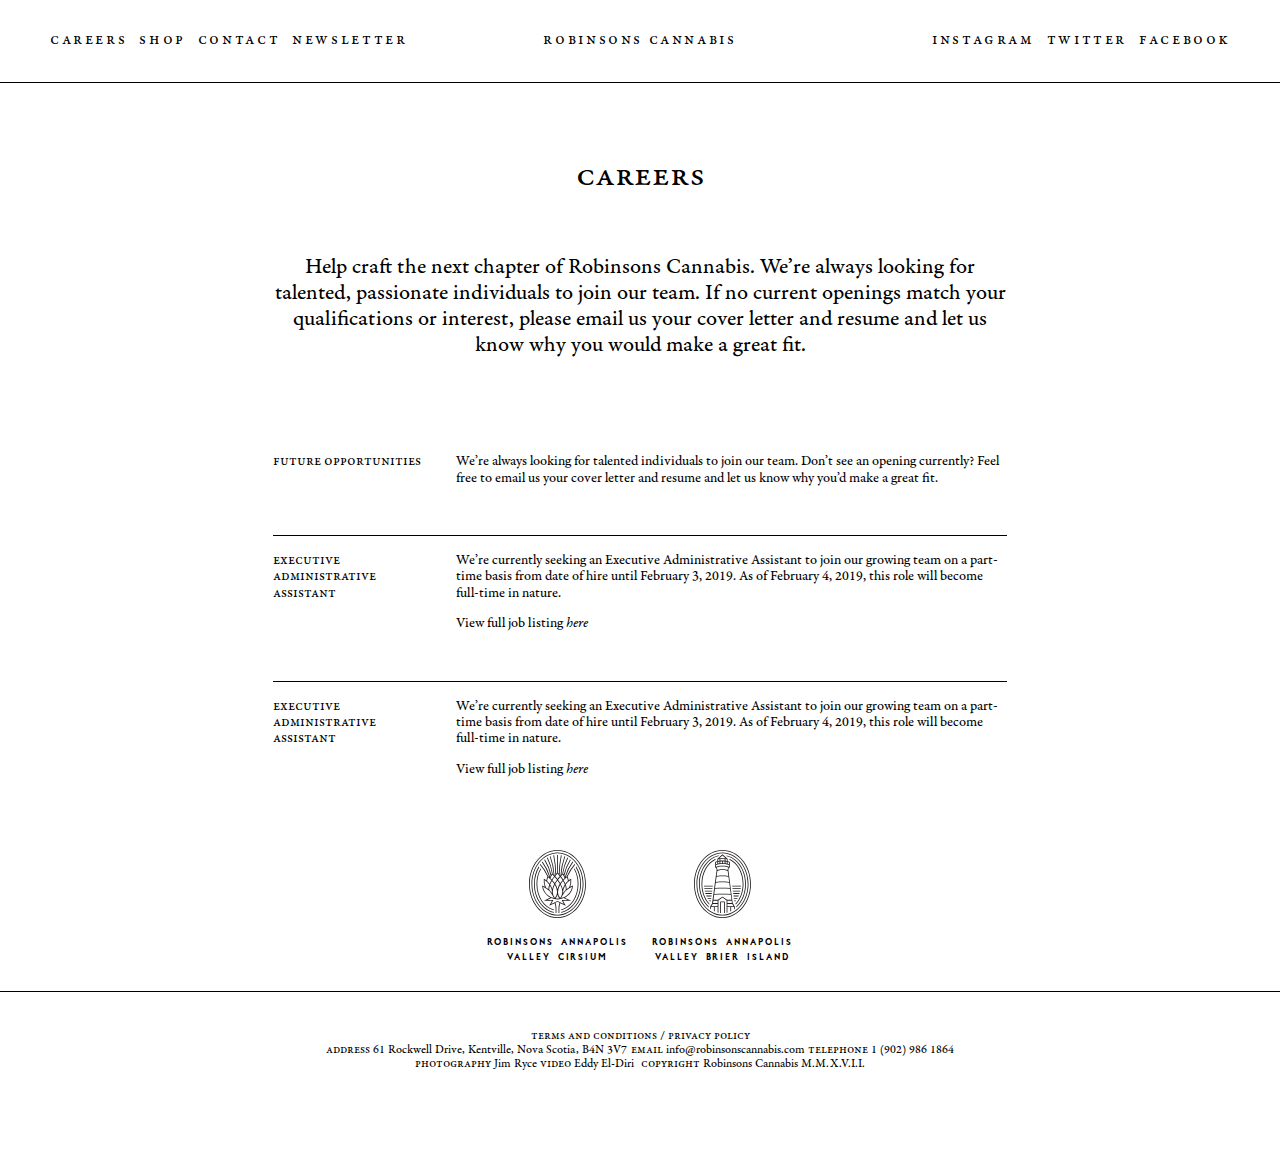
<file: careers.html>
<html>
<head>
  <meta charset="UTF-8">
  <meta name="viewport" content="width=device-width, initial-scale=1.0">
  <meta http-equiv="X-UA-Compatible" content="ie=edge">
  <link rel="stylesheet" type="text/css" href="css/styles.css">
  <title>Robinsons Static</title>
</head>
<body>

    <div id="wrapper">

      <header>
        <nav id="nav" class="inner-width" role="navigation" aria-labelledby="Main Navigation" aria-label="Main Navigation">
          <ul id="navlist" role="menubar">
            <li id="menuMobileToggle" role="menu mobile toggle" class="mobile-links">
              Menu
            </li>
            <li role="menuitem" class="internal-links">
              <a href="careers.html">Careers</a>
            </li>
            <li role="menuitem" class="internal-links">
              <a href="shop.html">Shop</a>
            </li>
            <li role="menuitem" class="internal-links">
              <a href="contact.html">Contact</a>
            </li>
            <li role="menuitem" class="internal-links newsletterNavButton">
              Newsletter
            </li>
            <li role="menuitem" id="home-button">
              <a href="index.html">robinsons cannabis</a>
            </li>
            <li role="menuitem" class="social-links">
              <a href="https://www.instagram.com/robinsonscannabis/" target="_blank">Facebook</a>
            </li>
            <li role="menuitem" class="social-links">
              <a href="https://twitter.com/robinsonscanna?lang=en" target="_blank">Twitter</a>
            </li>
            <li role="menuitem" class="social-links">
              <a href="https://www.instagram.com/robinsonscannabis/" target="_blank">Instagram</a>
            </li>
            <li role="menuitem" id="cart">
              <a href="shop.html" class="mobile-links">Cart</a>
            </li>
          </ul>
        </nav>

        <div id="overlay" class="row center closed">
          <form id="newsletter" action="">
              <p class="title">
                Robinsons Newsletter
              </p>
              <div class="label-wrap">
                <label for="fullName">
                  <input id="fullName" type="text" name="s_fullname" aria-label="First and last names" aria-required="true">
                  Name
                </label>
              </div>
              <div class="label-wrap">
                <label for="email">
                  <input id="email" type="text" name="s_email" aria-label="Email address" aria-required="true">
                  Email Address
                </label>
              </div>
              <input type="submit" id="s_enter" value="Subscribe">
              <p class="description">
                By submitting your information, you are agreeing to receive email from us, including newsletters, reports, press releases, and invitations
                to special events. You can unsubscribe and withdraw your consent at
                any time by contacting us.
              </p>
              <img class="overlay-close" src="images/SVG/ex.svg" alt="">
          </form>
        </div>

        <div id="mobileMenu" class="row center closed">
          <nav>
            <ul>
              <li>
                <a href="careers.html">Careers</a>
              </li>
              <li>
                <a href="shop.html">Shop</a>
              </li>
              <li>
                <a href="contact.html">Contact</a>
              </li>
              <li id="mobileNewsletterNavButton">
                Newsletter
              </li>
              <li>
                <a href="https://www.instagram.com/robinsonscannabis/">Instagram</a>
              </li>
              <li>
                <a href="https://twitter.com/robinsonscanna?lang=en">Twitter</a>
              </li>
              <li>
                <a href="https://www.instagram.com/robinsonscannabis/">Facebook</a>
              </li>
              <li class="overlay-close">
                <img src="images/SVG/ex-white.svg" alt="">
              </li>
            </ul>
          </nav>
        </div>

      </header>


          <main id="main" class="careers" role="main">

              <section id="intro" class="">
                <div class="row center inner-width">
                  <div class="column">
                    <h1>
                      Careers
                    </h1>
                    <h3>
                      Help craft the next chapter of Robinsons Cannabis. We’re always looking
                      for talented, passionate individuals to join our team. If no current
                      openings match your qualifications or interest, please email us your cover
                      letter and resume and let us know why you would make a great fit.
                    </h3>
                  </div>
                </div>
              </section>

              <section id="jobs" class="inner-width-desktop">
                <div class="row job">
                    <div class="column _25 inner-width-mobile">
                      <p class="title small-caps">
                        Future Opportunities
                      </p>
                    </div>
                    <div class="column _75 inner-width-mobile">
                      <p>
                        We’re always looking for talented individuals to join our team. Don’t see an opening
                        currently? Feel free to email us your cover letter and resume and let us know why you’d make a great fit.
                      </p>
                    </div>
                </div>
                <div class="row job">
                    <div class="column _25 inner-width-mobile">
                      <p class="title small-caps">
                        Executive
                        Administrative Assistant
                      </p>
                    </div>
                    <div class="column _75 inner-width-mobile">
                      <p>
                        We’re currently seeking an Executive Administrative Assistant to join our growing team on a part-time basis from date of hire until February 3, 2019. As of February 4, 2019, this role will become full-time in nature.
                      </p>
                      <p>
                        View full job listing <a class="italic" ref="">here</a>
                      </p>
                    </div>
                </div>
                <div class="row job">
                    <div class="column _25 inner-width-mobile">
                      <p class="title small-caps">
                        Executive
                        Administrative Assistant
                      </p>
                    </div>
                    <div class="column _75 inner-width-mobile">
                      <p>
                        We’re currently seeking an Executive Administrative Assistant to join our growing team on a part-time basis from date of hire until February 3, 2019. As of February 4, 2019, this role will become full-time in nature.
                      </p>
                      <p>
                        View full job listing <a class="italic" ref="">here</a>
                      </p>
                    </div>
                </div>
              </section>

          </main>


          <footer class="" id="footer" role="contentinfo">
                <div id="logos" class="row center small-caps">
                      <div id="thistle" class="column">
                        <img src="images/SVG/thistle-logo.svg" alt="">
                        <p class="small">
                          Robinsons Annapolis Valley Cirsium
                        </p>
                      </div>
                      <div id="lighthouse" class="column">
                        <img src="images/SVG/lighthouse-logo.svg" alt="">
                        <p class="small">
                            Robinsons Annapolis Valley Brier Island
                        </p>
                      </div>
                </div>

                <div id="contentinfo" class="inner-width">
                      <ul id="internal-links" class="row">
                        <li class="column">
                          <a class="small-caps" href="terms.html">Terms and Conditions</a>
                          /
                          <a class="small-caps" href="privacy.html">Privacy Policy</a>
                        </li>
                      </ul>
                      <ul id="contact" class="row mobile-flex-column">
                        <li class="column">
                          <span>Address</span>
                          <a href="https://www.google.com/maps/place/Rockwell+Dr,+Kentville,+NS+B4N+3V7/@45.061756,-64.6155493,12z/data=!4m5!3m4!1s0x4b5850bfda789717:0xbfc5ecad0d3354ac!8m2!3d45.0618559!4d-64.5455166" target="_blank">
                            61 Rockwell Drive, Kentville, Nova Scotia , B4N 3V7
                          </a>
                        </li>
                        <li class="column">
                          <span>Email</span>
                          <a href="mailto:info@robinsonscannabis.com">info@robinsonscannabis.com</a>
                        </li>
                        <li class="column">
                          <span>Telephone</span>
                          <a href="tel:+19029861864">1 (902) 986 1864</a>
                        </li>
                      </ul>
                      <ul id="copyright" class="row mobile-flex-column ">
                        <li class="column">
                          <span>Photography</span>
                          <a href="https://www.jimrycephoto.com/" target="_blank">Jim Ryce</a>
                          <span>Video</span>
                          <a href="#" target="_blank">Eddy El-Diri</a>
                        </li>
                        <li class="column">
                          <span>Copyright</span>
                          Robinsons Cannabis M.M.X.V.I.I.
                        </li>
                      </ul>
                </div>
          </footer>

    </div>

  <script src="https://ajax.googleapis.com/ajax/libs/jquery/3.3.1/jquery.min.js"></script>
  <script src="js/main-min.js"></script>
</body>
</html>
</file>
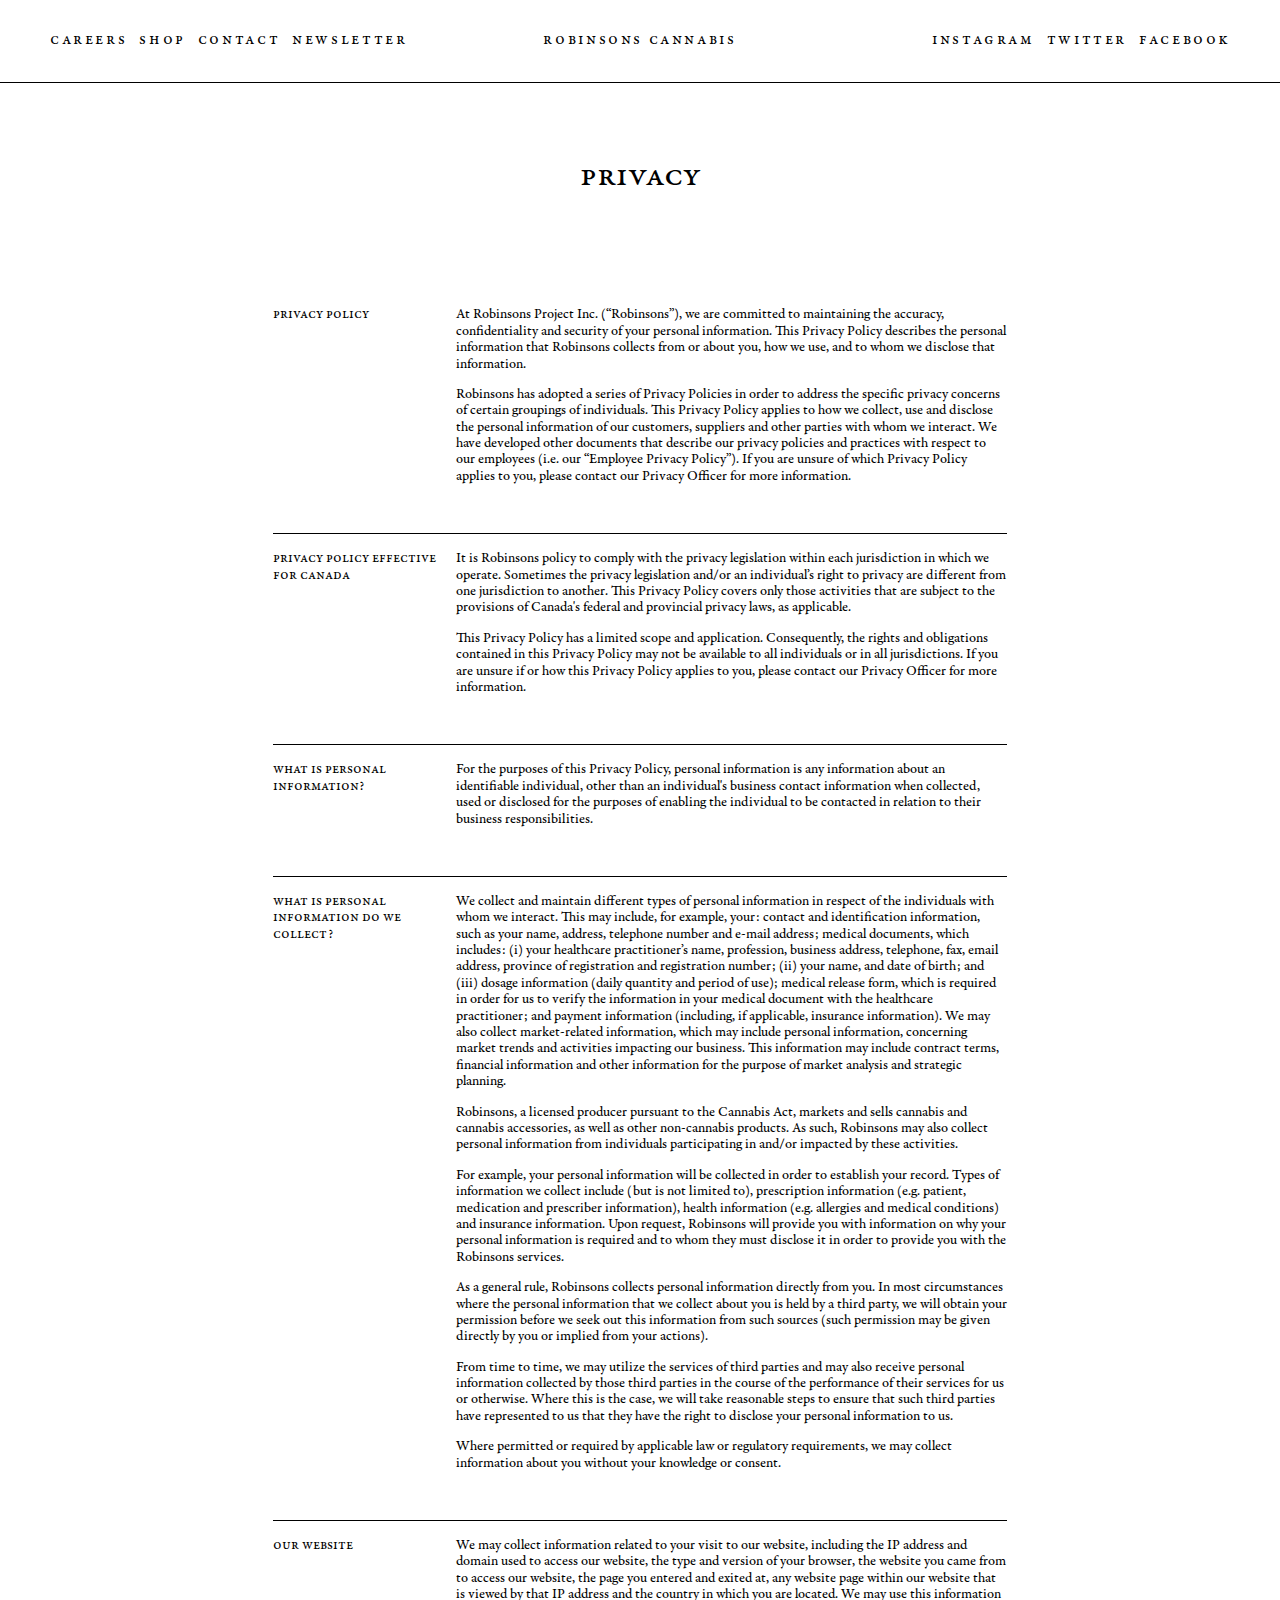
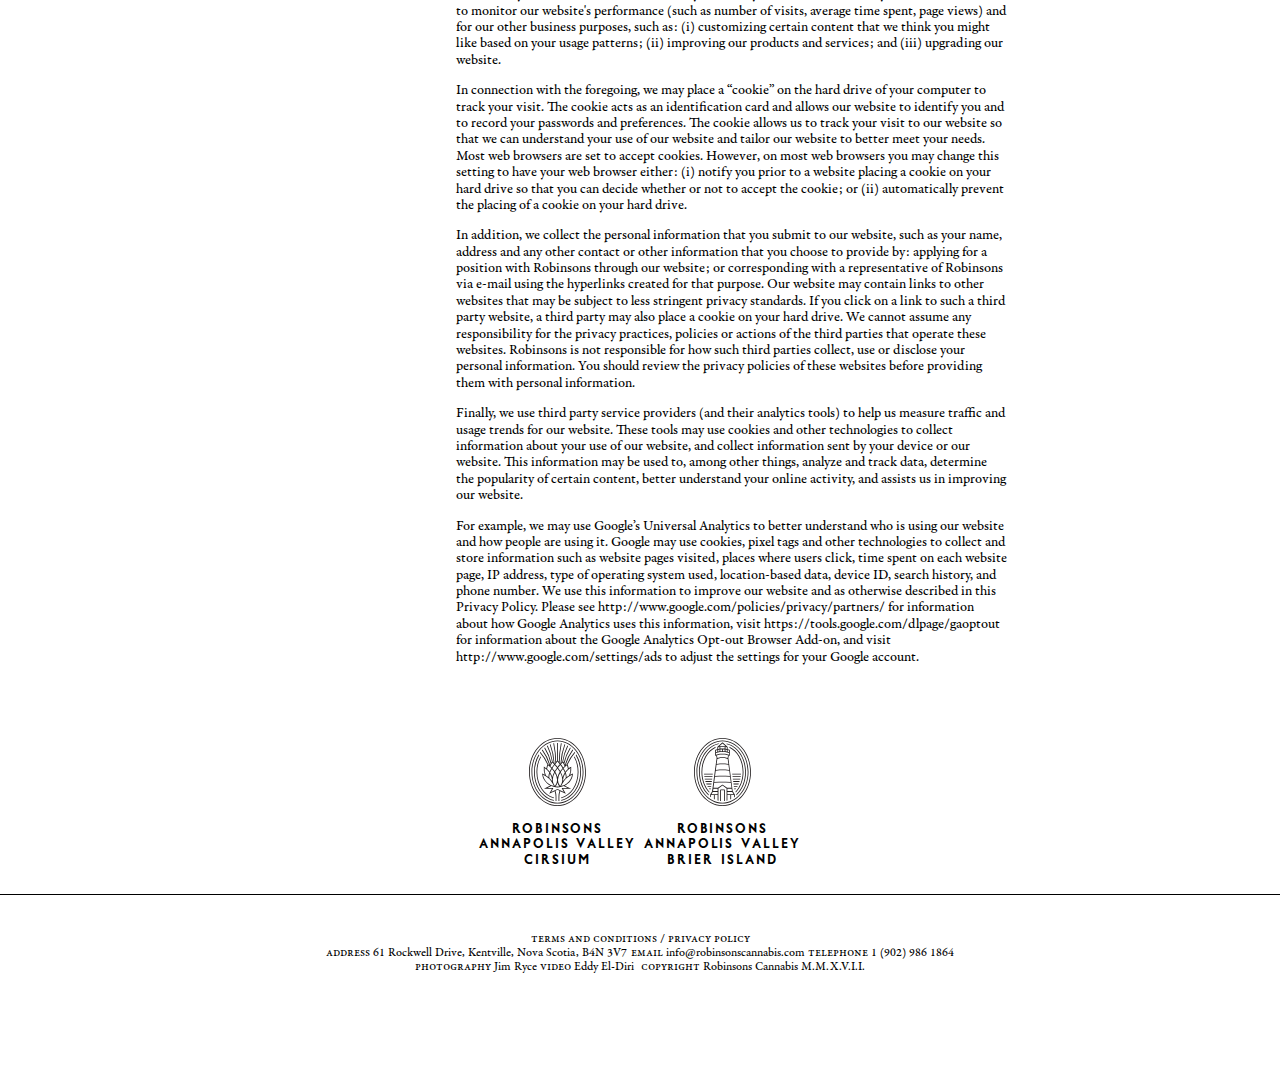
<file: privacy.html>
<html>
<head>
  <meta charset="UTF-8">
  <meta name="viewport" content="width=device-width, initial-scale=1.0">
  <meta http-equiv="X-UA-Compatible" content="ie=edge">
  <link rel="stylesheet" type="text/css" href="css/styles.css">
  <title>Robinsons Static</title>
</head>
<body>

    <div id="wrapper">

      <header>
        <nav id="nav" class="inner-width" role="navigation" aria-labelledby="Main Navigation" aria-label="Main Navigation">
          <ul id="navlist" role="menubar">
            <li id="menuMobileToggle" role="menu mobile toggle" class="mobile-links">
              Menu
            </li>
            <li role="menuitem" class="internal-links">
              <a href="careers.html">Careers</a>
            </li>
            <li role="menuitem" class="internal-links">
              <a href="shop.html">Shop</a>
            </li>
            <li role="menuitem" class="internal-links">
              <a href="contact.html">Contact</a>
            </li>
            <li role="menuitem" class="internal-links newsletterNavButton">
              Newsletter
            </li>
            <li role="menuitem" id="home-button">
              <a href="index.html">robinsons cannabis</a>
            </li>
            <li role="menuitem" class="social-links">
              <a href="https://www.instagram.com/robinsonscannabis/" target="_blank">Facebook</a>
            </li>
            <li role="menuitem" class="social-links">
              <a href="https://twitter.com/robinsonscanna?lang=en" target="_blank">Twitter</a>
            </li>
            <li role="menuitem" class="social-links">
              <a href="https://www.instagram.com/robinsonscannabis/" target="_blank">Instagram</a>
            </li>
            <li role="menuitem" id="cart">
              <a href="shop.html" class="mobile-links">Cart</a>
            </li>
          </ul>
        </nav>

        <div id="overlay" class="row center closed">
          <form id="newsletter" action="">
              <p class="title">
                Robinsons Newsletter
              </p>
              <div class="label-wrap">
                <label for="fullName">
                  <input id="fullName" type="text" name="s_fullname" aria-label="First and last names" aria-required="true">
                  Name
                </label>
              </div>
              <div class="label-wrap">
                <label for="email">
                  <input id="email" type="text" name="s_email" aria-label="Email address" aria-required="true">
                  Email Address
                </label>
              </div>
              <input type="submit" id="s_enter" value="Subscribe">
              <p class="description">
                By submitting your information, you are agreeing to receive email from us, including newsletters, reports, press releases, and invitations
                to special events. You can unsubscribe and withdraw your consent at
                any time by contacting us.
              </p>
              <img class="overlay-close" src="images/SVG/ex.svg" alt="">
          </form>
        </div>

        <div id="mobileMenu" class="row center closed">
          <nav>
            <ul>
              <li>
                <a href="careers.html">Careers</a>
              </li>
              <li>
                <a href="shop.html">Shop</a>
              </li>
              <li>
                <a href="contact.html">Contact</a>
              </li>
              <li id="mobileNewsletterNavButton">
                Newsletter
              </li>
              <li>
                <a href="https://www.instagram.com/robinsonscannabis/">Instagram</a>
              </li>
              <li>
                <a href="https://twitter.com/robinsonscanna?lang=en">Twitter</a>
              </li>
              <li>
                <a href="https://www.instagram.com/robinsonscannabis/">Facebook</a>
              </li>
              <li class="overlay-close">
                <img src="images/SVG/ex-white.svg" alt="">
              </li>
            </ul>
          </nav>
        </div>

      </header>


          <main id="main" class="privacy" role="main">

            <section id="intro" class="">
              <div class="row center">
                <div class="column">
                  <h1>
                    Privacy
                  </h1>
                </div>
              </div>
            </section>

            <section class="inner-width">
              <div class="row">
                  <div class="column _25">
                    <p class="title small-caps">
                      Privacy Policy
                    </p>
                  </div>
                  <div class="column _75">
                    <p>
                      At Robinsons Project Inc. (“Robinsons”), we are committed to maintaining the accuracy, confidentiality and security of your personal information. This Privacy Policy describes the personal information that Robinsons collects from or about you, how we use, and to whom we disclose that information.
                    </p>
                    <p>
                      Robinsons has adopted a series of Privacy Policies in order to address the specific privacy concerns of certain groupings of individuals. This Privacy Policy applies to how we collect, use and disclose the personal information of our customers, suppliers and other parties with whom we interact. We have developed other documents that describe our privacy policies and practices with respect to our employees (i.e. our “Employee Privacy Policy”). If you are unsure of which Privacy Policy applies to you, please contact our Privacy Officer for more information.
                    </p>
                  </div>
              </div>
              <div class="row">
                  <div class="column _25">
                    <p class="title small-caps">
                      Privacy Policy Effective for Canada
                    </p>
                  </div>
                  <div class="column _75">
                    <p>
                      It is Robinsons policy to comply with the privacy legislation within each jurisdiction in which we operate. Sometimes the privacy legislation and/or an individual’s right to privacy are different from one jurisdiction to another. This Privacy Policy covers only those activities that are subject to the provisions of Canada's federal and provincial privacy laws, as applicable.
                    </p>
                    <p>
                    This Privacy Policy has a limited scope and application. Consequently, the rights and obligations contained in this Privacy Policy may not be available to all individuals or in all jurisdictions. If you are unsure if or how this Privacy Policy applies to you, please contact our Privacy Officer for more information.
                    </p>
                  </div>
              </div>
              <div class="row">
                  <div class="column _25">
                    <p class="title small-caps">
                      What is Personal Information?
                    </p>
                  </div>
                  <div class="column _75">
                    <p>
                      For the purposes of this Privacy Policy, personal information is any information about an identifiable individual, other than an individual's business contact information when collected, used or disclosed for the purposes of enabling the individual to be contacted in relation to their business responsibilities.
                    </p>
                  </div>
              </div>
              <div class="row">
                  <div class="column _25">
                    <p class="title small-caps">
                      What is Personal Information Do We Collect?
                    </p>
                  </div>
                  <div class="column _75">
                    <p>
                      We collect and maintain different types of personal information in respect of the individuals with whom we interact. This may include, for example, your: contact and identification information, such as your name, address, telephone number and e-mail address; medical documents, which includes: (i) your healthcare practitioner’s name, profession, business address, telephone, fax, email address, province of registration and registration number; (ii) your name, and date of birth; and (iii) dosage information (daily quantity and period of use); medical release form, which is required in order for us to verify the information in your medical document with the healthcare practitioner; and
                      payment information (including, if applicable, insurance information). We may also collect market-related information, which may include personal information, concerning market trends and activities impacting our business. This information may include contract terms, financial information and other information for the purpose of market analysis and strategic planning.
                    </p>
                    <p>
                      Robinsons, a licensed producer pursuant to the Cannabis Act, markets and sells cannabis and cannabis accessories, as well as other non-cannabis products. As such, Robinsons may also collect personal information from individuals participating in and/or impacted by these activities.
                    </p>
                    <p>
                      For example, your personal information will be collected in order to establish your record. Types of information we collect include (but is not limited to), prescription information (e.g. patient, medication and prescriber information), health information (e.g. allergies and medical conditions) and insurance information. Upon request, Robinsons will provide you with information on why your personal information is required and to whom they must disclose it in order to provide you with the Robinsons services.
                    </p>
                    <p>
                      As a general rule, Robinsons collects personal information directly from you. In most circumstances where the personal information that we collect about you is held by a third party, we will obtain your permission before we seek out this information from such sources (such permission may be given directly by you or implied from your actions).
                    </p>
                    <p>
                      From time to time, we may utilize the services of third parties and may also receive personal information collected by those third parties in the course of the performance of their services for us or otherwise. Where this is the case, we will take reasonable steps to ensure that such third parties have represented to us that they have the right to disclose your personal information to us.
                    </p>
                    <p>
                      Where permitted or required by applicable law or regulatory requirements, we may collect information about you without your knowledge or consent.
                    </p>
                  </div>
              </div>
              <div class="row">
                  <div class="column _25">
                    <p class="title small-caps">
                      Our Website
                    </p>
                  </div>
                  <div class="column _75">
                    <p>
                      We may collect information related to your visit to our website, including the IP address and domain used to access our website, the type and version of your browser, the website you came from to access our website, the page you entered and exited at, any website page within our website that is viewed by that IP address and the country in which you are located. We may use this information to monitor our website's performance (such as number of visits, average time spent, page views) and for our other business purposes, such as: (i) customizing certain content that we think you might like based on your usage patterns; (ii) improving our products and services; and (iii) upgrading our website.
                    </p>
                    <p>
                      In connection with the foregoing, we may place a “cookie” on the hard drive of your computer to track your visit. The cookie acts as an identification card and allows our website to identify you and to record your passwords and preferences. The cookie allows us to track your visit to our website so that we can understand your use of our website and tailor our website to better meet your needs. Most web browsers are set to accept cookies. However, on most web browsers you may change this setting to have your web browser either: (i) notify you prior to a website placing a cookie on your hard drive so that you can decide whether or not to accept the cookie; or (ii) automatically prevent the placing of a cookie on your hard drive.
                    </p>
                    <p>
                      In addition, we collect the personal information that you submit to our website, such as your name, address and any other contact or other information that you choose to provide by: applying for a position with Robinsons through our website; or corresponding with a representative of Robinsons via e-mail using the hyperlinks created for that purpose.
                      Our website may contain links to other websites that may be subject to less stringent privacy standards. If you click on a link to such a third party website, a third party may also place a cookie on your hard drive. We cannot assume any responsibility for the privacy practices, policies or actions of the third parties that operate these websites. Robinsons is not responsible for how such third parties collect, use or disclose your personal information. You should review the privacy policies of these websites before providing them with personal information.
                    </p>
                    <p>
                      Finally, we use third party service providers (and their analytics tools) to help us measure traffic and usage trends for our website. These tools may use cookies and other technologies to collect information about your use of our website, and collect information sent by your device or our website. This information may be used to, among other things, analyze and track data, determine the popularity of certain content, better understand your online activity, and assists us in improving our website.
                    </p>
                    <p>
                      For example, we may use Google’s Universal Analytics to better understand who is using our website and how people are using it. Google may use cookies, pixel tags and other technologies to collect and store information such as website pages visited, places where users click, time spent on each website page, IP address, type of operating system used, location-based data, device ID, search history, and phone number. We use this information to improve our website and as otherwise described in this Privacy Policy. Please see
                      http://www.google.com/policies/privacy/partners/ for information about how Google Analytics uses this information, visit https://tools.google.com/dlpage/gaoptout for information about the Google Analytics Opt-out Browser Add-on, and visit
                      http://www.google.com/settings/ads to adjust the settings for your Google account.
                    </p>
                  </div>
              </div>
            </section>

          </main>


          <footer id="footer" role="contentinfo">
                <div id="logos" class="row center">
                      <div id="thistle" class="column">
                        <img src="images/SVG/thistle-logo.svg" alt="">
                        <p class="small">
                          Robinsons Annapolis Valley Cirsium
                        </p>
                      </div>
                      <div id="lighthouse" class="column">
                        <img src="images/SVG/lighthouse-logo.svg" alt="">
                        <p class="small">
                            Robinsons Annapolis Valley Brier Island
                        </p>
                      </div>
                </div>

                <div id="contentinfo" class="inner-width">
                      <ul id="internal-links" class="row">
                        <li class="column">
                          <a class="small-caps" href="terms.html">Terms and Conditions</a>
                          /
                          <a class="small-caps" href="privacy.html">Privacy Policy</a>
                        </li>
                      </ul>
                      <ul id="contact" class="row mobile-flex-column">
                        <li class="column">
                          <span>Address</span>
                          <a href="https://www.google.com/maps/place/Rockwell+Dr,+Kentville,+NS+B4N+3V7/@45.061756,-64.6155493,12z/data=!4m5!3m4!1s0x4b5850bfda789717:0xbfc5ecad0d3354ac!8m2!3d45.0618559!4d-64.5455166" target="_blank">
                            61 Rockwell Drive, Kentville, Nova Scotia , B4N 3V7
                          </a>
                        </li>
                        <li class="column">
                          <span>Email</span>
                          <a href="mailto:info@robinsonscannabis.com">info@robinsonscannabis.com</a>
                        </li>
                        <li class="column">
                          <span>Telephone</span>
                          <a href="tel:+19029861864">1 (902) 986 1864</a>
                        </li>
                      </ul>
                      <ul id="copyright" class="row mobile-flex-column ">
                        <li class="column">
                          <span>Photography</span>
                          <a href="https://www.jimrycephoto.com/" target="_blank">Jim Ryce</a>
                          <span>Video</span>
                          <a href="#" target="_blank">Eddy El-Diri</a>
                        </li>
                        <li class="column">
                          <span>Copyright</span>
                          Robinsons Cannabis M.M.X.V.I.I.
                        </li>
                      </ul>
                </div>
          </footer>

  </div>

  <script src="https://ajax.googleapis.com/ajax/libs/jquery/3.3.1/jquery.min.js"></script>
  <script src="js/main-min.js"></script>
  </body>
</html>
</file>
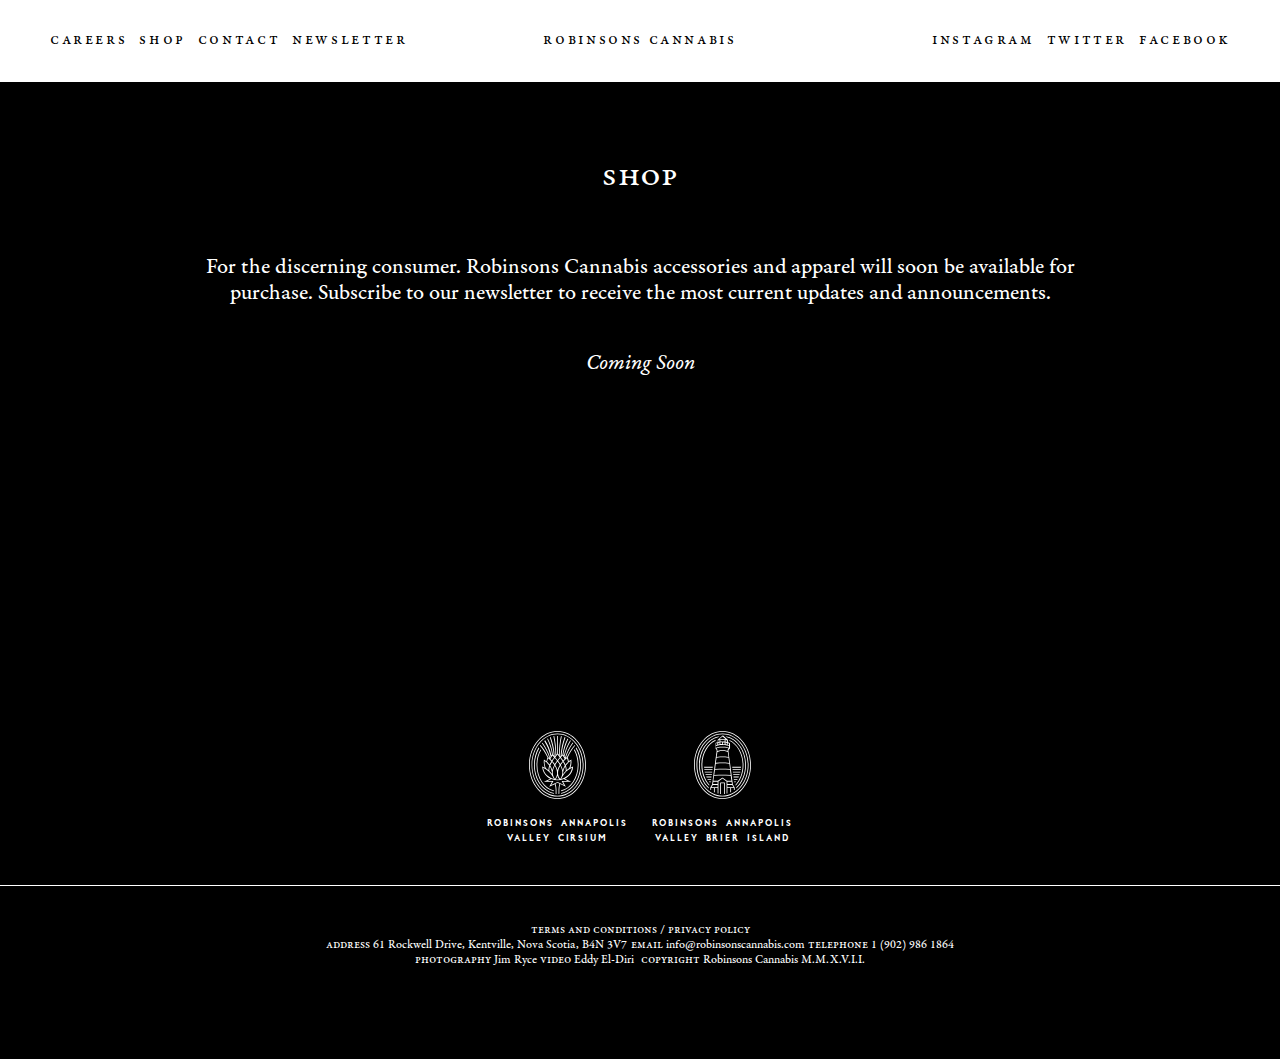
<file: shop.html>
<html>
<head>
  <meta charset="UTF-8">
  <meta name="viewport" content="width=device-width, initial-scale=1.0">
  <meta http-equiv="X-UA-Compatible" content="ie=edge">
  <link rel="stylesheet" type="text/css" href="css/styles.css">
  <title>Robinsons Static</title>
</head>
<body>

    <div id="wrapper">

      <header>
        <nav id="nav" class="inner-width" role="navigation" aria-labelledby="Main Navigation" aria-label="Main Navigation">
          <ul id="navlist" role="menubar">
            <li id="menuMobileToggle" role="menu mobile toggle" class="mobile-links">
              Menu
            </li>
            <li role="menuitem" class="internal-links">
              <a href="careers.html">Careers</a>
            </li>
            <li role="menuitem" class="internal-links">
              <a href="shop.html">Shop</a>
            </li>
            <li role="menuitem" class="internal-links">
              <a href="contact.html">Contact</a>
            </li>
            <li role="menuitem" class="internal-links newsletterNavButton">
              Newsletter
            </li>
            <li role="menuitem" id="home-button">
              <a href="index.html">robinsons cannabis</a>
            </li>
            <li role="menuitem" class="social-links">
              <a href="https://www.instagram.com/robinsonscannabis/" target="_blank">Facebook</a>
            </li>
            <li role="menuitem" class="social-links">
              <a href="https://twitter.com/robinsonscanna?lang=en" target="_blank">Twitter</a>
            </li>
            <li role="menuitem" class="social-links">
              <a href="https://www.instagram.com/robinsonscannabis/" target="_blank">Instagram</a>
            </li>
            <li role="menuitem" id="cart">
              <a href="shop.html" class="mobile-links">Cart</a>
            </li>
          </ul>
        </nav>

        <div id="overlay" class="row center closed">
          <form id="newsletter" action="">
              <p class="title">
                Robinsons Newsletter
              </p>
              <div class="label-wrap">
                <label for="fullName">
                  <input id="fullName" type="text" name="s_fullname" aria-label="First and last names" aria-required="true">
                  Name
                </label>
              </div>
              <div class="label-wrap">
                <label for="email">
                  <input id="email" type="text" name="s_email" aria-label="Email address" aria-required="true">
                  Email Address
                </label>
              </div>
              <input type="submit" id="s_enter" value="Subscribe">
              <p class="description">
                By submitting your information, you are agreeing to receive email from us, including newsletters, reports, press releases, and invitations
                to special events. You can unsubscribe and withdraw your consent at
                any time by contacting us.
              </p>
              <img class="overlay-close" src="images/SVG/ex.svg" alt="">
          </form>
        </div>

        <div id="mobileMenu" class="row center closed">
          <nav>
            <ul>
              <li>
                <a href="careers.html">Careers</a>
              </li>
              <li>
                <a href="shop.html">Shop</a>
              </li>
              <li>
                <a href="contact.html">Contact</a>
              </li>
              <li id="mobileNewsletterNavButton">
                Newsletter
              </li>
              <li>
                <a href="https://www.instagram.com/robinsonscannabis/">Instagram</a>
              </li>
              <li>
                <a href="https://twitter.com/robinsonscanna?lang=en">Twitter</a>
              </li>
              <li>
                <a href="https://www.instagram.com/robinsonscannabis/">Facebook</a>
              </li>
              <li class="overlay-close">
                <img src="images/SVG/ex-white.svg" alt="">
              </li>
            </ul>
          </nav>
        </div>

      </header>


          <main id="main" class="shop" role="main">

                <section id="intro" class="">
                  <div class="row center inner-width">
                    <div class="column">
                      <h1>
                        Shop
                      </h1>
                      <h3>
                        For the discerning consumer. Robinsons Cannabis accessories and apparel
                        will soon be available for purchase. Subscribe to our newsletter to receive the most current updates and announcements.
                      </h3>
                      <h3 class="italic">
                        Coming Soon
                      </h3>
                    </div>
                  </div>
                </section>

          </main>


          <footer class="shop" id="footer" role="contentinfo">
                <div id="logos" class="row center small-caps">
                      <div id="thistle" class="column">
                        <img src="images/SVG/thistle-logo-white.svg" alt="">
                        <p class="small">
                          Robinsons Annapolis Valley Cirsium
                        </p>
                      </div>
                      <div id="lighthouse" class="column">
                        <img src="images/SVG/lighthouse-logo-white.svg" alt="">
                        <p class="small">
                            Robinsons Annapolis Valley Brier Island
                        </p>
                      </div>
                </div>

                <div id="contentinfo" class="inner-width">
                      <ul id="internal-links" class="row">
                        <li class="column">
                          <a class="small-caps" href="terms.html">Terms and Conditions</a>
                          /
                          <a class="small-caps" href="privacy.html">Privacy Policy</a>
                        </li>
                      </ul>
                      <ul id="contact" class="row mobile-flex-column">
                        <li class="column">
                          <span>Address</span>
                          <a href="https://www.google.com/maps/place/Rockwell+Dr,+Kentville,+NS+B4N+3V7/@45.061756,-64.6155493,12z/data=!4m5!3m4!1s0x4b5850bfda789717:0xbfc5ecad0d3354ac!8m2!3d45.0618559!4d-64.5455166" target="_blank">
                            61 Rockwell Drive, Kentville, Nova Scotia , B4N 3V7
                          </a>
                        </li>
                        <li class="column">
                          <span>Email</span>
                          <a href="mailto:info@robinsonscannabis.com">info@robinsonscannabis.com</a>
                        </li>
                        <li class="column">
                          <span>Telephone</span>
                          <a href="tel:+19029861864">1 (902) 986 1864</a>
                        </li>
                      </ul>
                      <ul id="copyright" class="row mobile-flex-column ">
                        <li class="column">
                          <span>Photography</span>
                          <a href="https://www.jimrycephoto.com/" target="_blank">Jim Ryce</a>
                          <span>Video</span>
                          <a href="#" target="_blank">Eddy El-Diri</a>
                        </li>
                        <li class="column">
                          <span>Copyright</span>
                          Robinsons Cannabis M.M.X.V.I.I.
                        </li>
                      </ul>
                </div>
          </footer>

    </div>

  <script src="https://ajax.googleapis.com/ajax/libs/jquery/3.3.1/jquery.min.js"></script>
  <script src="js/main-min.js"></script>
</body>
</html>
</file>
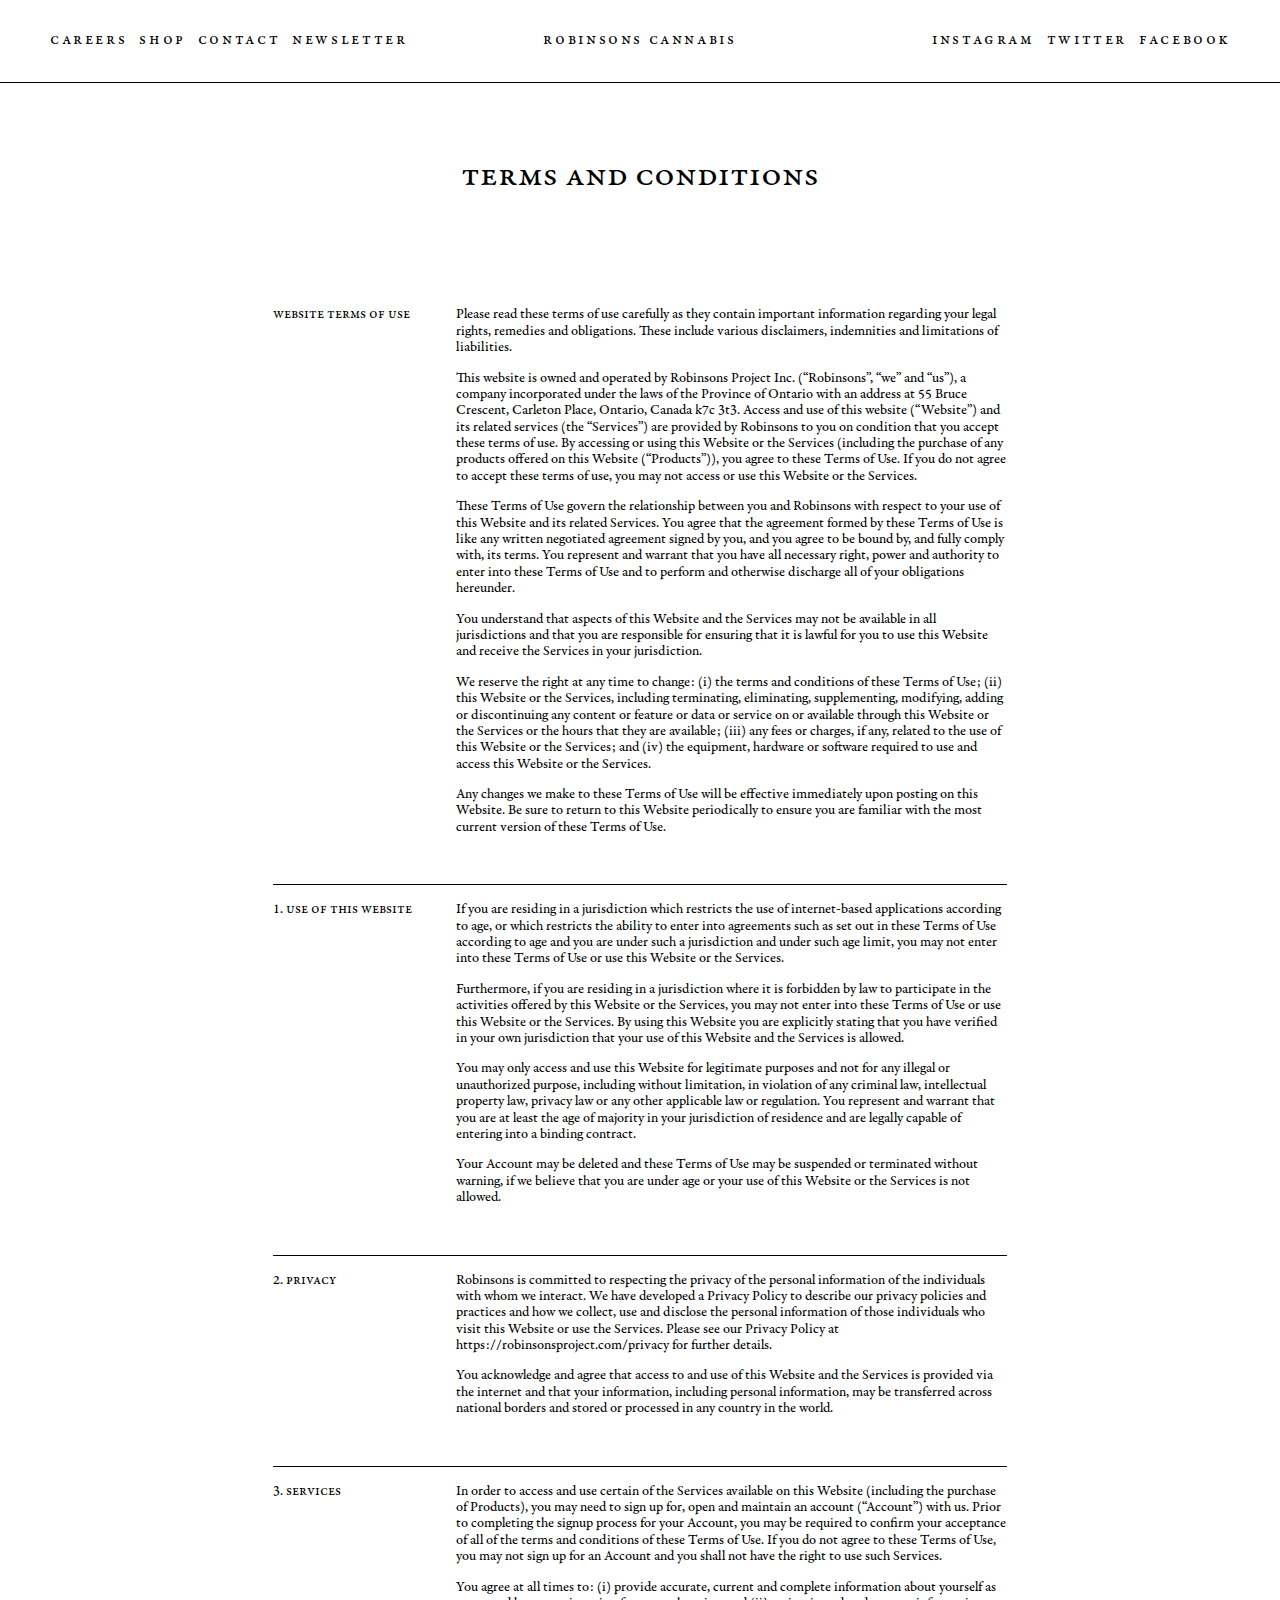
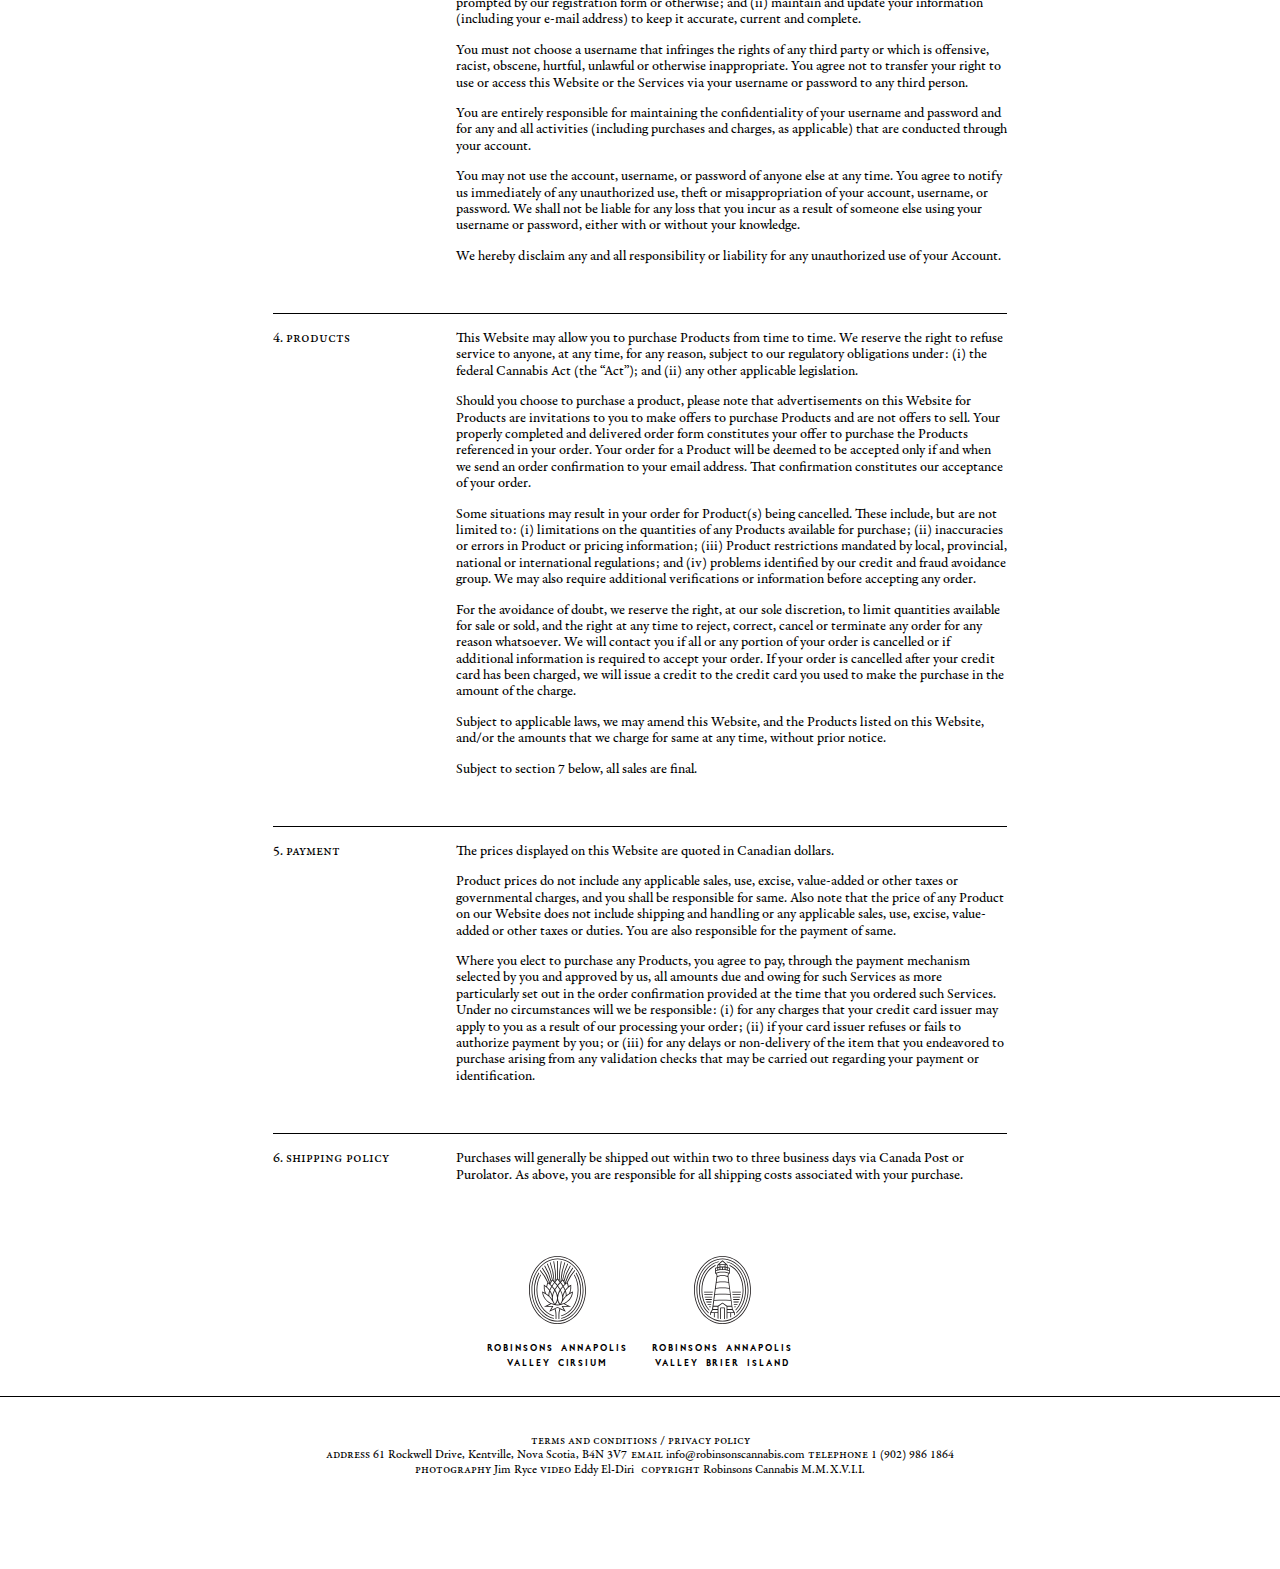
<file: terms.html>
<html>
<head>
  <meta charset="UTF-8">
  <meta name="viewport" content="width=device-width, initial-scale=1.0">
  <meta http-equiv="X-UA-Compatible" content="ie=edge">
  <link rel="stylesheet" type="text/css" href="css/styles.css">
  <title>Robinsons Static</title>
</head>
<body>

    <div id="wrapper">

      <header>
        <nav id="nav" class="inner-width" role="navigation" aria-labelledby="Main Navigation" aria-label="Main Navigation">
          <ul id="navlist" role="menubar">
            <li id="menuMobileToggle" role="menu mobile toggle" class="mobile-links">
              Menu
            </li>
            <li role="menuitem" class="internal-links">
              <a href="careers.html">Careers</a>
            </li>
            <li role="menuitem" class="internal-links">
              <a href="shop.html">Shop</a>
            </li>
            <li role="menuitem" class="internal-links">
              <a href="contact.html">Contact</a>
            </li>
            <li role="menuitem" class="internal-links newsletterNavButton">
              Newsletter
            </li>
            <li role="menuitem" id="home-button">
              <a href="index.html">robinsons cannabis</a>
            </li>
            <li role="menuitem" class="social-links">
              <a href="https://www.instagram.com/robinsonscannabis/" target="_blank">Facebook</a>
            </li>
            <li role="menuitem" class="social-links">
              <a href="https://twitter.com/robinsonscanna?lang=en" target="_blank">Twitter</a>
            </li>
            <li role="menuitem" class="social-links">
              <a href="https://www.instagram.com/robinsonscannabis/" target="_blank">Instagram</a>
            </li>
            <li role="menuitem" id="cart">
              <a href="shop.html" class="mobile-links">Cart</a>
            </li>
          </ul>
        </nav>

        <div id="overlay" class="row center closed">
          <form id="newsletter" action="">
              <p class="title">
                Robinsons Newsletter
              </p>
              <div class="label-wrap">
                <label for="fullName">
                  <input id="fullName" type="text" name="s_fullname" aria-label="First and last names" aria-required="true">
                  Name
                </label>
              </div>
              <div class="label-wrap">
                <label for="email">
                  <input id="email" type="text" name="s_email" aria-label="Email address" aria-required="true">
                  Email Address
                </label>
              </div>
              <input type="submit" id="s_enter" value="Subscribe">
              <p class="description">
                By submitting your information, you are agreeing to receive email from us, including newsletters, reports, press releases, and invitations
                to special events. You can unsubscribe and withdraw your consent at
                any time by contacting us.
              </p>
              <img class="overlay-close" src="images/SVG/ex.svg" alt="">
          </form>
        </div>

        <div id="mobileMenu" class="row center closed">
          <nav>
            <ul>
              <li>
                <a href="careers.html">Careers</a>
              </li>
              <li>
                <a href="shop.html">Shop</a>
              </li>
              <li>
                <a href="contact.html">Contact</a>
              </li>
              <li id="mobileNewsletterNavButton">
                Newsletter
              </li>
              <li>
                <a href="https://www.instagram.com/robinsonscannabis/">Instagram</a>
              </li>
              <li>
                <a href="https://twitter.com/robinsonscanna?lang=en">Twitter</a>
              </li>
              <li>
                <a href="https://www.instagram.com/robinsonscannabis/">Facebook</a>
              </li>
              <li class="overlay-close">
                <img src="images/SVG/ex-white.svg" alt="">
              </li>
            </ul>
          </nav>
        </div>

      </header>

          <main id="main" class="terms" role="main">

            <section id="intro" class="">
              <div class="row center">
                <div class="column">
                  <h1>
                    Terms and Conditions
                  </h1>
                </div>
              </div>
            </section>


            <section class="inner-width">
              <div class="row">
                  <div class="column _25">
                    <p class="title small-caps">
                      Website Terms of Use
                    </p>
                  </div>
                  <div class="column _75">
                    <p>
                      Please read these terms of use carefully as they contain important information regarding your legal rights, remedies and obligations. These include various disclaimers, indemnities and limitations of liabilities.
                    </p>
                    <p>
                      This website is owned and operated by Robinsons Project Inc. (“Robinsons”, “we” and “us”), a company incorporated under the laws of the Province of Ontario with an address at 55 Bruce Crescent, Carleton Place, Ontario, Canada k7c 3t3. Access and use of this website (“Website”) and its related services (the “Services”) are provided by Robinsons to you on condition that you accept these terms of use. By accessing or using this Website or the Services (including the purchase of any products offered on this Website (“Products”)), you agree to these Terms of Use. If you do not agree to accept these terms of use, you may not access or use this Website or the Services.
                    </p>
                    <p>
                      These Terms of Use govern the relationship between you and Robinsons with respect to your use of this Website and its related Services. You agree that the agreement formed by these Terms of Use is like any written negotiated agreement signed by you, and you agree to be bound by, and fully comply with, its terms. You represent and warrant that you have all necessary right, power and authority to enter into these Terms of Use and to perform and otherwise discharge all of your obligations hereunder.
                    </p>
                    <p>
                      You understand that aspects of this Website and the Services may not be available in all jurisdictions and that you are responsible for ensuring that it is lawful for you to use this Website and receive the Services in your jurisdiction.
                    </p>
                    <p>
                      We reserve the right at any time to change: (i) the terms and conditions of these Terms of Use; (ii) this Website or the Services, including terminating, eliminating, supplementing, modifying, adding or discontinuing any content or feature or data or service on or available through this Website or the Services or the hours that they are available; (iii) any fees or charges, if any, related to the use of this Website or the Services; and (iv) the equipment, hardware or software required to use and access this Website or the Services.
                    </p>
                    <p>
                      Any changes we make to these Terms of Use will be effective immediately upon posting on this Website. Be sure to return to this Website periodically to ensure you are familiar with the most current version of these Terms of Use.
                    </p>
                  </div>
              </div>
              <div class="row">
                  <div class="column _25">
                    <p class="title small-caps">
                      1. use of this website
                    </p>
                  </div>
                  <div class="column _75">
                    <p>
                      If you are residing in a jurisdiction which restricts the use of internet-based applications according to age, or which restricts the ability to enter into agreements such as set out in these Terms of Use according to age and you are under such a jurisdiction and under such age limit, you may not enter into these Terms of Use or use this Website or the Services.
                    </p>
                    <p>
                      Furthermore, if you are residing in a jurisdiction where it is forbidden by law to participate in the activities offered by this Website or the Services, you may not enter into these Terms of Use or use this Website or the Services. By using this Website you are explicitly stating that you have verified in your own jurisdiction that your use of this Website and the Services is allowed.
                    </p>
                    <p>
                      You may only access and use this Website for legitimate purposes and not for any illegal or unauthorized purpose, including without limitation, in violation of any criminal law, intellectual property law, privacy law or any other applicable law or regulation. You represent and warrant that you are at least the age of majority in your jurisdiction of residence and are legally capable of entering into a binding contract.
                    </p>
                    <p>
                      Your Account may be deleted and these Terms of Use may be suspended or terminated without warning, if we believe that you are under age or your use of this Website or the Services is not allowed.
                    </p>
                  </div>
              </div>
              <div class="row">
                  <div class="column _25">
                    <p class="title small-caps">
                      2. privacy
                    </p>
                  </div>
                  <div class="column _75">
                    <p>
                      Robinsons is committed to respecting the privacy of the personal information of the individuals with whom we interact. We have developed a Privacy Policy to describe our privacy policies and practices and how we collect, use and disclose the personal information of those individuals who visit this Website or use the Services. Please see our Privacy Policy at https://robinsonsproject.com/privacy for further details.
                    </p>
                    <p>
                      You acknowledge and agree that access to and use of this Website and the Services is provided via the internet and that your information, including personal information, may be transferred across national borders and stored or processed in any country in the world.
                    </p>
                  </div>
              </div>
              <div class="row">
                  <div class="column _25">
                    <p class="title small-caps">
                      3. services
                    </p>
                  </div>
                  <div class="column _75">
                    <p>
                      In order to access and use certain of the Services available on this Website (including the purchase of Products), you may need to sign up for, open and maintain an account (“Account”) with us. Prior to completing the signup process for your Account, you may be required to confirm your acceptance of all of the terms and conditions of these Terms of Use. If you do not agree to these Terms of Use, you may not sign up for an Account and you shall not have the right to use such Services.
                    </p>
                    <p>
                      You agree at all times to: (i) provide accurate, current and complete information about yourself as prompted by our registration form or otherwise; and (ii) maintain and update your information (including your e-mail address) to keep it accurate, current and complete.
                    </p>
                    <p>
                      You must not choose a username that infringes the rights of any third party or which is offensive, racist, obscene, hurtful, unlawful or otherwise inappropriate. You agree not to transfer your right to use or access this Website or the Services via your username or password to any third person.
                    </p>
                    <p>
                      You are entirely responsible for maintaining the confidentiality of your username and password and for any and all activities (including purchases and charges, as applicable) that are conducted through your account.
                    </p>
                    <p>
                      You may not use the account, username, or password of anyone else at any time. You agree to notify us immediately of any unauthorized use, theft or misappropriation of your account, username, or password. We shall not be liable for any loss that you incur as a result of someone else using your username or password, either with or without your knowledge.
                    </p>
                    <p>
                      We hereby disclaim any and all responsibility or liability for any unauthorized use of your Account.
                    </p>
                  </div>
              </div>
              <div class="row">
                  <div class="column _25">
                    <p class="title small-caps">
                      4. products
                    </p>
                  </div>
                  <div class="column _75">
                    <p>
                      This Website may allow you to purchase Products from time to time. We reserve the right to refuse service to anyone, at any time, for any reason, subject to our regulatory obligations under: (i) the federal Cannabis Act (the “Act”); and (ii) any other applicable legislation.
                    </p>
                    <p>
                      Should you choose to purchase a product, please note that advertisements on this Website for Products are invitations to you to make offers to purchase Products and are not offers to sell. Your properly completed and delivered order form constitutes your offer to purchase the Products referenced in your order. Your order for a Product will be deemed to be accepted only if and when we send an order confirmation to your email address. That confirmation constitutes our acceptance of your order.
                    </p>
                    <p>
                      Some situations may result in your order for Product(s) being cancelled. These include, but are not limited to: (i) limitations on the quantities of any Products available for purchase; (ii) inaccuracies or errors in Product or pricing information; (iii) Product restrictions mandated by local, provincial, national or international regulations; and (iv) problems identified by our credit and fraud avoidance group. We may also require additional verifications or information before accepting any order.
                    </p>
                    <p>
                      For the avoidance of doubt, we reserve the right, at our sole discretion, to limit quantities available for sale or sold, and the right at any time to reject, correct, cancel or terminate any order for any reason whatsoever. We will contact you if all or any portion of your order is cancelled or if additional information is required to accept your order. If your order is cancelled after your credit card has been charged, we will issue a credit to the credit card you used to make the purchase in the amount of the charge.
                    </p>
                    <p>
                      Subject to applicable laws, we may amend this Website, and the Products listed on this Website, and/or the amounts that we charge for same at any time, without prior notice.
                    </p>
                    <p>
                      Subject to section 7 below, all sales are final.
                    </p>
                  </div>
              </div>
              <div class="row">
                  <div class="column _25">
                    <p class="title small-caps">
                      5. Payment
                    </p>
                  </div>
                  <div class="column _75">
                    <p>
                      The prices displayed on this Website are quoted in Canadian dollars.
                    </p>
                    <p>
                      Product prices do not include any applicable sales, use, excise, value-added or other taxes or governmental charges, and you shall be responsible for same. Also note that the price of any Product on our Website does not include shipping and handling or any applicable sales, use, excise, value-added or other taxes or duties. You are also responsible for the payment of same.
                    </p>
                    <p>
                      Where you elect to purchase any Products, you agree to pay, through the payment mechanism selected by you and approved by us, all amounts due and owing for such Services as more particularly set out in the order confirmation provided at the time that you ordered such Services. Under no circumstances will we be responsible: (i) for any charges that your credit card issuer may apply to you as a result of our processing your order; (ii) if your card issuer refuses or fails to authorize payment by you; or (iii) for any delays or non-delivery of the item that you endeavored to purchase arising from any validation checks that may be carried out regarding your payment or identification.
                    </p>
                  </div>
              </div>
              <div class="row">
                  <div class="column _25">
                    <p class="title small-caps">
                      6. Shipping Policy
                    </p>
                  </div>
                  <div class="column _75">
                    <p>
                      Purchases will generally be shipped out within two to three business days via Canada Post or Purolator. As above, you are responsible for all shipping costs associated with your purchase.
                    </p>
                  </div>
              </div>
            </section>

          </main>


          <footer class="" id="footer" role="contentinfo">
                <div id="logos" class="row center small-caps">
                      <div id="thistle" class="column">
                        <img src="images/SVG/thistle-logo.svg" alt="">
                        <p class="small">
                          Robinsons Annapolis Valley Cirsium
                        </p>
                      </div>
                      <div id="lighthouse" class="column">
                        <img src="images/SVG/lighthouse-logo.svg" alt="">
                        <p class="small">
                            Robinsons Annapolis Valley Brier Island
                        </p>
                      </div>
                </div>

                <div id="contentinfo" class="inner-width">
                      <ul id="internal-links" class="row">
                        <li class="column">
                          <a class="small-caps" href="terms.html">Terms and Conditions</a>
                          /
                          <a class="small-caps" href="privacy.html">Privacy Policy</a>
                        </li>
                      </ul>
                      <ul id="contact" class="row mobile-flex-column">
                        <li class="column">
                          <span>Address</span>
                          <a href="https://www.google.com/maps/place/Rockwell+Dr,+Kentville,+NS+B4N+3V7/@45.061756,-64.6155493,12z/data=!4m5!3m4!1s0x4b5850bfda789717:0xbfc5ecad0d3354ac!8m2!3d45.0618559!4d-64.5455166" target="_blank">
                            61 Rockwell Drive, Kentville, Nova Scotia , B4N 3V7
                          </a>
                        </li>
                        <li class="column">
                          <span>Email</span>
                          <a href="mailto:info@robinsonscannabis.com">info@robinsonscannabis.com</a>
                        </li>
                        <li class="column">
                          <span>Telephone</span>
                          <a href="tel:+19029861864">1 (902) 986 1864</a>
                        </li>
                      </ul>
                      <ul id="copyright" class="row mobile-flex-column ">
                        <li class="column">
                          <span>Photography</span>
                          <a href="https://www.jimrycephoto.com/" target="_blank">Jim Ryce</a>
                          <span>Video</span>
                          <a href="#" target="_blank">Eddy El-Diri</a>
                        </li>
                        <li class="column">
                          <span>Copyright</span>
                          Robinsons Cannabis M.M.X.V.I.I.
                        </li>
                      </ul>
                </div>
          </footer>

    </div>

  <script src="https://ajax.googleapis.com/ajax/libs/jquery/3.3.1/jquery.min.js"></script>
  <script src="js/main-min.js"></script>
</body>
</html>
</file>
<file: css/styles.css>
/* Document
   ========================================================================== */
/**
 * 1. Correct the line height in all browsers.
 * 2. Prevent adjustments of font size after orientation changes in
 *    IE on Windows Phone and in iOS.
 */
html {
  height: 100%;
  line-height: 1.17;
  /* 1 */
  -ms-text-size-adjust: 100%;
  /* 2 */
  -webkit-text-size-adjust: 100%;
  /* 2 */
  background-color: inherit;
  font-family: 'Garamond Premr Pro', Fallback, sans-serif;
  font-weight: 100;
  font-size: 2.65vw; }
  @media screen and (min-width: 1600px) {
    html {
      font-size: 42.4px; } }
  @media screen and (max-width: 1280px) {
    html {
      font-size: 34px; } }
  @media screen and (max-width: 600px) {
    html {
      font-size: 8.53vw; } }

*, *::before, *::after {
  box-sizing: border-box;
  -webkit-font-smoothing: antialiased;
  -moz-osx-font-smoothing: grayscale; }

/* Sections
     ========================================================================== */
/**
   * Remove the margin in all browsers (opinionated).
   */
body {
  position: relative;
  -webkit-font-smoothing: antialiased;
  -webkit-text-size-adjust: 100%;
  width: 100%;
  margin: 0;
  min-height: 100%;
  overflow-x: hidden;
  display: block;
  background: #0c3520; }
  body * {
    font-weight: 100;
    margin: 0 auto;
    padding: 0;
    color: inherit;
    background-color: inherit;
    padding: 0;
    text-decoration: none;
    color: inherit;
    font-size: inherit; }
    body *.active {
      display: block; }
  body:focus {
    outline-color: rgba(0, 0, 0, 0) !important; }
  body ::selection {
    background: #0c5324;
    /* WebKit/Blink Browsers */
    color: #ffffff;
    opacity: 1; }
  body ::-moz-selection {
    background: #0c5324;
    color: #ffffff;
    opacity: 1; }
  body.scroll-pause {
    overflow-y: hidden;
    overflow: hidden; }

/**
   * Add the correct display in IE 9-.
   */
article,
aside,
footer,
header,
nav,
section {
  display: block; }

nav [aria-current=page] {
  color: #000;
  opacity: 0.4; }

nav a:hover,
nav a:focus,
nav li:hover {
  opacity: 0.4;
  border: none; }

a {
  text-decoration: none; }
  a:hover {
    border-bottom: .01em solid #000000; }

ul {
  list-style: none;
  padding: 0; }

/**
   * Correct the font size and margin on `h1` elements within `section` and
   * `article` contexts in Chrome, Firefox, and Safari.
   */
/* Grouping content
     ========================================================================== */
/**
   * Add the correct display in IE 9-.
   * 1. Add the correct display in IE.
   */
figcaption,
figure,
main {
  /* 1 */
  display: block; }

/**
   * Add the correct margin in IE 8.
   */
figure {
  margin-bottom: 1em; }

/**
   * 1. Add the correct box sizing in Firefox.
   * 2. Show the overflow in Edge and IE.
   */
hr {
  box-sizing: content-box;
  /* 1 */
  height: 0;
  /* 1 */
  overflow: visible;
  /* 2 */ }

/**
   * 1. Correct the inheritance and scaling of font size in all browsers.
   * 2. Correct the odd `em` font sizing in all browsers.
   */
pre {
  font-family: monospace, monospace;
  /* 1 */
  font-size: 1em;
  /* 2 */ }

/* Text-level semantics
     ========================================================================== */
/**
   * 1. Remove the gray background on active links in IE 10.
   * 2. Remove gaps in links underline in iOS 8+ and Safari 8+.
   */
a {
  background-color: transparent;
  /* 1 */
  -webkit-text-decoration-skip: objects;
  /* 2 */ }

/**
   * 1. Remove the bottom border in Chrome 57- and Firefox 39-.
   * 2. Add the correct text decoration in Chrome, Edge, IE, Opera, and Safari.
   */
abbr[title] {
  border-bottom: none;
  /* 1 */
  text-decoration: underline;
  /* 2 */
  text-decoration: underline dotted;
  /* 2 */ }

/**
   * Prevent the duplicate application of `bolder` by the next rule in Safari 6.
   */
b,
strong {
  font-weight: inherit; }

/**
   * Add the correct font weight in Chrome, Edge, and Safari.
   */
b,
strong {
  font-weight: bolder; }

/**
   * 1. Correct the inheritance and scaling of font size in all browsers.
   * 2. Correct the odd `em` font sizing in all browsers.
   */
code,
kbd,
samp {
  font-family: monospace, monospace;
  /* 1 */
  font-size: 1em;
  /* 2 */ }

/**
   * Add the correct font style in Android 4.3-.
   */
dfn {
  font-style: italic; }

/**
   * Add the correct background and color in IE 9-.
   */
mark {
  color: #000; }

/**
   * Add the correct font size in all browsers.
   */
small {
  font-size: 80%; }

/**
   * Prevent `sub` and `sup` elements from affecting the line height in
   * all browsers.
   */
sub,
sup {
  font-size: 75%;
  line-height: 0;
  position: relative;
  vertical-align: baseline; }

sub {
  bottom: -0.25em; }

sup {
  top: -0.5em; }

/* Embedded content
     ========================================================================== */
/**
   * Add the correct display in IE 9-.
   */
audio,
video {
  display: inline-block; }

/**
   * Add the correct display in iOS 4-7.
   */
audio:not([controls]) {
  display: none;
  height: 0; }

/**
   * Remove the border on images inside links in IE 10-.
   */
img {
  border-style: none;
  max-width: 100%; }

/**
   * Hide the overflow in IE.
   */
svg:not(:root) {
  overflow: hidden; }

/* Forms
     ========================================================================== */
/**
   * 1. Change the font styles in all browsers (opinionated).
   * 2. Remove the margin in Firefox and Safari.
   */
button,
input,
optgroup,
select,
textarea {
  font-family: sans-serif;
  /* 1 */
  font-size: 100%;
  /* 1 */
  line-height: 1.15;
  /* 1 */
  margin: 0;
  /* 2 */ }

select {
  width: 100%;
  -webkit-appearance: none;
  -moz-appearance: none;
  text-indent: 1px;
  text-overflow: '';
  -webkit-appearance: none;
  -moz-appearance: none;
  -o-appearance: none;
  appearance: none;
  background: none;
  background-repeat: no-repeat;
  outline: none; }

/**
   * Show the overflow in IE.
   * 1. Show the overflow in Edge.
   */
button,
input {
  /* 1 */
  overflow: visible; }

/**
   * Remove the inheritance of text transform in Edge, Firefox, and IE.
   * 1. Remove the inheritance of text transform in Firefox.
   */
button,
select {
  /* 1 */
  text-transform: none; }

/**
   * 1. Prevent a WebKit bug where (2) destroys native `audio` and `video`
   *    controls in Android 4.
   * 2. Correct the inability to style clickable types in iOS and Safari.
   */
button,
html [type="button"],
[type="reset"],
[type="submit"] {
  border: 1px solid #000000;
  -webkit-appearance: button;
  /* 2 */
  width: fit-content; }

/**
   * Remove the inner border and padding in Firefox.
   */
button::-moz-focus-inner,
[type="button"]::-moz-focus-inner,
[type="reset"]::-moz-focus-inner,
[type="submit"]::-moz-focus-inner {
  border-style: none;
  padding: 0; }

/**
   * Restore the focus styles unset by the previous rule.
   */
button:-moz-focusring,
[type="button"]:-moz-focusring,
[type="reset"]:-moz-focusring,
[type="submit"]:-moz-focusring {
  outline: 1px dotted ButtonText; }

/**
   * Correct the padding in Firefox.
   */
fieldset {
  padding: 0.35em 0.75em 0.625em; }

/**
   * 1. Correct the text wrapping in Edge and IE.
   * 2. Correct the color inheritance from `fieldset` elements in IE.
   * 3. Remove the padding so developers are not caught out when they zero out
   *    `fieldset` elements in all browsers.
   */
legend {
  box-sizing: border-box;
  /* 1 */
  color: inherit;
  /* 2 */
  display: table;
  /* 1 */
  max-width: 100%;
  /* 1 */
  padding: 0;
  /* 3 */
  white-space: normal;
  /* 1 */ }

/**
   * 1. Add the correct display in IE 9-.
   * 2. Add the correct vertical alignment in Chrome, Firefox, and Opera.
   */
progress {
  display: inline-block;
  /* 1 */
  vertical-align: baseline;
  /* 2 */ }

/**
   * Remove the default vertical scrollbar in IE.
   */
textarea {
  overflow: auto; }

/**
   * 1. Add the correct box sizing in IE 10-.
   * 2. Remove the padding in IE 10-.
   */
[type="checkbox"],
[type="radio"] {
  box-sizing: border-box;
  /* 1 */
  padding: 0;
  /* 2 */ }

/**
   * Correct the cursor style of increment and decrement buttons in Chrome.
   */
[type="number"]::-webkit-inner-spin-button,
[type="number"]::-webkit-outer-spin-button {
  height: auto; }

/**
   * 1. Correct the odd appearance in Chrome and Safari.
   * 2. Correct the outline style in Safari.
   */
[type="search"] {
  -webkit-appearance: textfield;
  /* 1 */
  outline-offset: -2px;
  /* 2 */ }

/**
   * Remove the inner padding and cancel buttons in Chrome and Safari on macOS.
   */
[type="search"]::-webkit-search-cancel-button,
[type="search"]::-webkit-search-decoration {
  -webkit-appearance: none; }

/**
   * 1. Correct the inability to style clickable types in iOS and Safari.
   * 2. Change font properties to `inherit` in Safari.
   */
::-webkit-file-upload-button {
  -webkit-appearance: button;
  /* 1 */
  font: inherit;
  /* 2 */ }

/* Interactive
     ========================================================================== */
/*
   * Add the correct display in IE 9-.
   * 1. Add the correct display in Edge, IE, and Firefox.
   */
details,
menu {
  display: block; }

/*
   * Add the correct display in all browsers.
   */
summary {
  display: list-item; }

/* Scripting
     ========================================================================== */
/**
   * Add the correct display in IE 9-.
   */
canvas {
  display: inline-block; }

/**
   * Add the correct display in IE.
   */
template {
  display: none; }

input {
  padding-bottom: 0.4em;
  appearance: none;
  -moz-appearance: none;
  -webkit-appearance: none;
  border-radius: 0;
  -moz-border-radius: 0;
  -webkit-border-radius: 0;
  outline: none;
  box-shadow: none;
  border: none;
  border-bottom: 1px solid #000000;
  border-radius: 0;
  width: 100%; }
  input::placeholder {
    /* Chrome, Firefox, Opera, Safari 10.1+ */
    color: #000000;
    opacity: 1;
    /* Firefox */ }
  input:-ms-input-placeholder {
    /* Internet Explorer 10-11 */
    color: #000000; }
  input::-ms-input-placeholder {
    /* Microsoft Edge */
    color: #000000; }

input[type="checkbox"] {
  -webkit-appearance: checkbox;
  appearance: checkbox;
  -moz-appearance: checkbox;
  display: inline-block; }

input[type="radio"] {
  -webkit-appearance: radio;
  appearance: radio;
  -moz-appearance: radio;
  display: inline-block; }

input[type="number"],
input[type="number"]:hover,
input[type="number"]:focus,
input[type="number"]:active,
input[type="number"]:focus-within,
input[type="number"]:visited,
input[type=number]::-webkit-inner-spin-button,
input[type=number]::-webkit-outer-spin-button {
  -webkit-appearance: none;
  appearance: none;
  -moz-appearance: none; }

/* Hidden
     ========================================================================== */
/**
   * Add the correct display in IE 10-.
   */
[hidden] {
  display: none; }

/* Fonts
     ========================================================================== */
@font-face {
  font-family: 'Garamond Premr Pro';
  src: url("../fonts/GaramondPremrPro-Capt.otf"); }

@font-face {
  font-family: 'Garamond Premr Italic';
  src: url("../fonts/GaramondPremrPro-ItCapt.otf"); }

@font-face {
  font-family: 'Robinsons Gothic Regular';
  src: url("../fonts/RobinsonsGothic2-Regular.otf"); }

/* General
     ========================================================================== */
h1 {
  font-size: 1rem;
  text-transform: lowercase;
  font-variant-caps: small-caps;
  font-variant: small-caps; }

h2 {
  font-size: 1rem;
  text-transform: lowercase;
  font-variant-caps: small-caps;
  font-variant: small-caps; }

h3 {
  font-size: 0.647rem; }
  @media screen and (max-width: 600px) {
    h3 {
      font-size: 0.520rem; } }

p,
select,
.btn {
  font-size: 0.412rem; }
  @media screen and (max-width: 600px) {
    p,
    select,
    .btn {
      font-size: 0.520rem; } }

nav li {
  font-size: 0.471rem;
  text-transform: lowercase;
  font-variant-caps: small-caps;
  font-variant: small-caps; }

small, footer li, .small {
  font-size: 0.353rem; }
  @media screen and (max-width: 600px) {
    small, footer li, .small {
      font-size: 0.366rem; } }

#wrapper {
  background-color: #ffffff;
  overflow: hidden; }

main {
  min-height: calc(100vh - 5.47rem);
  padding-top: 1.95rem;
  padding-bottom: 100px; }
  @media screen and (max-width: 1280px) {
    main {
      padding-top: 2.4rem;
      min-height: calc(100vh - 185px);
      padding-bottom: 0.7rem; } }
  @media screen and (min-width: 1281px) {
    main {
      padding-top: 2.4rem; } }
  @media screen and (max-width: 1280px) {
    main {
      min-height: calc(100vh - 5.47rem); } }

.row {
  display: flex;
  flex-direction: row;
  flex-wrap: wrap; }

.column {
  flex-basis: 100%; }

@media screen and (min-width: 800px) {
  .column {
    flex: 1; } }

@media screen and (min-width: 800px) {
  ._15 {
    flex: 1.5; }
  ._20 {
    flex: 2; }
  ._25 {
    flex: 2.5; }
  ._30 {
    flex: 3.3; }
  ._35 {
    flex: 3.5; }
  ._37 {
    flex: 3.75; }
  ._40 {
    flex: 4; }
  ._55 {
    flex: 5.5; }
  ._65 {
    flex: 6.5; }
  ._70 {
    flex: 7; }
  ._20 {
    flex: 2; }
  ._75 {
    flex: 7.5; } }

.inner-width {
  width: calc(100% - 2.94rem); }
  @media only screen and (max-width: 767px) {
    .inner-width {
      width: calc(100% - 1.5rem); } }

@media only screen and (max-width: 767px) {
  .inner-width-mobile {
    width: calc(100% - 1.5rem);
    flex-basis: auto; } }

@media only screen and (min-width: 767px) {
  .inner-width-desktop {
    width: calc(100% - 2.94rem); } }

.row.center {
  align-items: center;
  text-align: center; }

.img-padding img {
  border: 2rem solid #ffffff; }

.italic {
  font-family: 'Garamond Premr Italic'; }

#intro h1, #intro h3 {
  text-align: center; }

#intro h1 {
  padding: 1.735em 0; }
  @media only screen and (max-width: 800px) {
    #intro h1 {
      padding: 1em 0; } }

#intro .row {
  max-width: 900px; }

#intro h3 {
  padding-bottom: 2em; }

.small-caps {
  text-transform: lowercase;
  font-variant-caps: small-caps;
  font-variant: small-caps; }

.newsletter-button {
  cursor: pointer; }
  .newsletter-button:hover {
    border-bottom: .01em solid #000000; }

@media only screen and (max-width: 800px) {
  .mobile-flex-column {
    flex-direction: column; } }

@media only screen and (min-width: 601px) {
  .desktop-display-none {
    display: none; } }

@media only screen and (max-width: 600px) {
  .mobile-display-none {
    display: none; }
  .mobile-bordertop {
    border-top: 1px solid #000000; }
  .mobile-borderbottom {
    border-bottom: 1px solid #000000; } }

@media only screen and (max-width: 800px) {
  .three-images .row .column:nth-child(2) {
    order: -1; } }

.three-images .img-white-border {
  border: 1.5rem solid #ffffff; }

/* Product Grid
         ========================================================================== */
@media only screen and (max-width: 600px) {
  .product-grid.inner-width {
    padding-bottom: 0 !important; } }

.product-grid h2 {
  text-align: center; }

.product-grid .row {
  display: grid;
  grid-template-columns: repeat(auto-fill, minmax(25%, 1fr)); }
  @media only screen and (max-width: 800px) {
    .product-grid .row {
      grid-template-columns: repeat(auto-fill, minmax(50%, 1fr)); } }
  @media only screen and (max-width: 600px) {
    .product-grid .row {
      grid-template-columns: repeat(auto-fill, minmax(100%, 1fr)); } }
  .product-grid .row .column {
    padding: 0.45em; }
    @media only screen and (max-width: 600px) {
      .product-grid .row .column {
        padding: 1em 0 1em 0; } }
    .product-grid .row .column img {
      width: 80%;
      margin: 0 auto;
      padding-bottom: 0.5em; }
      @media only screen and (min-width: 601px) {
        .product-grid .row .column img {
          display: block; } }
      @media only screen and (max-width: 600px) {
        .product-grid .row .column img {
          padding: 0 1.5em 0 1.5em;
          width: 100%; } }
    .product-grid .row .column .title {
      text-align: center;
      padding-bottom: 1em; }
    .product-grid .row .column .description {
      padding-bottom: 1em; }
      @media only screen and (max-width: 600px) {
        .product-grid .row .column .description {
          text-align: center; } }
    .product-grid .row .column .small {
      font-family: 'Robinsons Gothic Regular';
      text-transform: uppercase;
      text-align: center;
      letter-spacing: 0.1em; }

/* Blog Grid
         ========================================================================== */
.blog-grid h2 {
  text-align: center; }

.blog-grid .row {
  display: grid;
  grid-template-columns: repeat(auto-fill, minmax(25%, 1fr)); }
  @media only screen and (max-width: 800px) {
    .blog-grid .row {
      grid-template-columns: repeat(auto-fill, minmax(50%, 1fr)); } }
  @media only screen and (max-width: 600px) {
    .blog-grid .row {
      grid-template-columns: repeat(auto-fill, minmax(100%, 1fr)); } }
  .blog-grid .row .column {
    padding: 0.45em;
    padding-top: 1em; }
    @media only screen and (max-width: 600px) {
      .blog-grid .row .column {
        padding: 1em 0 1em 0; } }
    .blog-grid .row .column .title {
      text-transform: lowercase;
      font-variant-caps: small-caps;
      font-variant: small-caps;
      text-align: center; }
    .blog-grid .row .column .date {
      text-align: center;
      padding-bottom: 1em; }
    @media only screen and (max-width: 600px) {
      .blog-grid .row .column .preview {
        text-align: center; } }

/* Header and Navigation
      ========================================================================== */
header {
  font-size: 0.771rem;
  padding: 1.2em 0;
  border-bottom: 1px solid #000000;
  position: fixed;
  width: 100%;
  top: 0;
  left: 0;
  z-index: 999;
  background-color: #ffffff; }

nav ul {
  font-family: 'Garamond Premr Pro';
  letter-spacing: 0.1em;
  position: relative;
  font-variant-caps: small-caps;
  font-variant: small-caps; }
  nav ul * {
    cursor: pointer; }
  nav ul .internal-links,
  nav ul #menuMobileToggle {
    margin-right: 12px;
    float: left; }
  nav ul .social-links,
  nav ul #cart {
    margin-left: 12px;
    float: right; }
  @media only screen and (max-width: 1045px) {
    nav ul .social-links,
    nav ul .internal-links {
      display: none; } }
  @media only screen and (min-width: 1046px) {
    nav ul .mobile-links {
      display: none; } }

#home-button {
  border: none !important;
  opacity: 1 !important;
  width: fit-content;
  position: absolute;
  left: 0;
  right: 0;
  margin-left: auto;
  margin-right: auto; }

/* Overlay
         ========================================================================== */
#overlay {
  position: fixed;
  /* Sit on top of the page content */
  display: none;
  /* Hidden by default */
  opacity: 0;
  width: 100%;
  /* Full width (cover the whole page) */
  height: 100%;
  /* Full height (cover the whole page) */
  top: 0;
  left: 0;
  right: 0;
  bottom: 0;
  background-color: rgba(0, 0, 0, 0.7);
  /* Black background with opacity */
  z-index: 200;
  /* Specify a stack order in case you're using a different order for other elements */ }
  #overlay.active {
    display: flex;
    opacity: 1;
    -webkit-animation: fadeIN 0.4s forwards;
    /* Safari 4+ */
    -moz-animation: fadeIN 0.4s forwards;
    /* Fx 5+ */
    -o-animation: fadeIN 0.4s forwards;
    /* Opera 12+ */
    animation: fadeIN 0.4s forwards;
    /* IE 10+, Fx 29+ */ }
  #overlay form {
    max-width: 34vw;
    min-width: 12.79rem;
    font-size: 0.471rem;
    background-color: #ffffff;
    padding: 2.3125em; }
    @media only screen and (min-width: 1600px) {
      #overlay form {
        max-width: 544px; } }
    @media only screen and (max-width: 600px) {
      #overlay form {
        min-width: 93vw; } }
    #overlay form .label-wrap, #overlay form .title {
      margin-bottom: 2em; }
      @media only screen and (max-width: 600px) {
        #overlay form .label-wrap, #overlay form .title {
          margin-bottom: 1em; } }
    #overlay form .title {
      font-size: 0.471rem;
      letter-spacing: 0.12em;
      text-transform: lowercase;
      font-variant-caps: small-caps;
      font-variant: small-caps; }
    #overlay form input {
      margin-bottom: 0.5em;
      text-align: center;
      font-family: 'Garamond Premr Pro'; }
    #overlay form [type="submit"] {
      margin-top: 1em;
      font-family: 'Garamond Premr Pro';
      width: 100%;
      margin-bottom: 5em;
      padding: 1.2125em;
      text-transform: lowercase;
      font-variant-caps: small-caps;
      font-variant: small-caps;
      cursor: pointer;
      letter-spacing: 0.12em; }
      @media only screen and (max-width: 600px) {
        #overlay form [type="submit"] {
          margin-bottom: 1em; } }
      #overlay form [type="submit"]:hover, #overlay form [type="submit"]:focus {
        background: #000000;
        color: #ffffff; }
    #overlay form .description {
      text-align: center;
      width: 100%; }
    #overlay form .overlay-close {
      padding-top: 2.3125em;
      width: 12px;
      cursor: pointer; }
      @media only screen and (min-width: 1280px) {
        #overlay form .overlay-close {
          width: 0.352rem; } }

/* MOBILE Menu
        ========================================================================== */
#mobileMenu {
  top: 100%;
  position: absolute;
  display: none;
  opacity: 0;
  width: 100vw;
  height: 100vh;
  left: 0;
  right: 0;
  bottom: 0;
  background-color: black;
  z-index: 200; }
  #mobileMenu.active {
    display: block;
    opacity: 1;
    -webkit-animation: fadeIN 0.4s forwards;
    /* Safari 4+ */
    -moz-animation: fadeIN 0.4s forwards;
    /* Fx 5+ */
    -o-animation: fadeIN 0.4s forwards;
    /* Opera 12+ */
    animation: fadeIN 0.4s forwards;
    /* IE 10+, Fx 29+ */ }
  #mobileMenu nav {
    color: #ffffff;
    padding-top: 1em;
    font-size: 1rem;
    line-height: 1em; }
    @media only screen and (max-width: 600px) {
      #mobileMenu nav {
        font-size: 8.53vw; } }
    #mobileMenu nav * {
      font-size: inherit;
      line-height: inherit; }
    #mobileMenu nav .overlay-close img {
      width: 0.6rem;
      padding-top: 1em; }
      @media only screen and (max-width: 600px) {
        #mobileMenu nav .overlay-close img {
          width: 4.31vw; } }

/* Footer
         ========================================================================== */
footer.shop #logos {
  border-bottom: 1px solid #ffffff; }

footer #logos {
  padding-bottom: 0.794rem;
  border-bottom: 1px solid #000000; }
  footer #logos .column {
    max-width: 4.85rem;
    letter-spacing: 0.106rem; }
    footer #logos .column#thistle {
      margin-right: 0; }
    footer #logos .column#lighthouse {
      margin-left: 0; }
  footer #logos img {
    max-width: 1.676rem;
    padding-bottom: 0.441rem; }
  footer #logos .small {
    font-size: 0.385rem;
    font-family: 'Robinsons Gothic Regular';
    letter-spacing: 0.15em; }

footer #contentinfo {
  padding: 1.09rem 0 2.72rem 0; }
  footer #contentinfo ul {
    justify-content: center; }
    footer #contentinfo ul#internal-links li {
      margin: auto; }
    footer #contentinfo ul#copyright li:nth-child(1) {
      margin-right: 0.3em; }
    footer #contentinfo ul#copyright li:nth-child(2) {
      margin-left: 0.3em;
      margin-right: auto; }
    footer #contentinfo ul li {
      flex: 0 0 auto; }
      footer #contentinfo ul li:nth-child(1) {
        margin-right: 0.3em; }
      footer #contentinfo ul li:nth-child(2) {
        margin: 0; }
      footer #contentinfo ul li:nth-child(3) {
        margin-left: 0.3em; }
      @media screen and (max-width: 800px) {
        footer #contentinfo ul li:nth-child(1), footer #contentinfo ul li:nth-child(2), footer #contentinfo ul li:nth-child(3) {
          margin: auto !important; } }
  footer #contentinfo span {
    text-transform: lowercase;
    font-variant-caps: small-caps;
    font-variant: small-caps; }
  footer #contentinfo .row {
    padding: 0 !important; }

/* Home
         ========================================================================== */
.home h3.small-caps {
  text-align: center;
  padding-bottom: 1em; }

section h2 {
  text-align: center; }

section #logos {
  padding-bottom: 0.794rem; }
  section #logos .column {
    max-width: 4.85rem;
    letter-spacing: 0.106rem; }
    section #logos .column#thistle {
      margin-right: 0.2em;
      flex-basis: auto; }
    section #logos .column#lighthouse {
      margin-left: 0.2em;
      flex-basis: auto; }
  section #logos img {
    max-width: 1.676rem;
    padding-bottom: 0.441rem; }
  section #logos .small {
    font-size: 0.385rem;
    font-family: 'Robinsons Gothic Regular';
    letter-spacing: 0.15em; }

section.blockquote {
  padding: 7.35rem 0;
  max-width: 23.529rem; }
  @media screen and (max-width: 800px) {
    section.blockquote {
      padding: 3rem 0; } }
  section.blockquote h2 {
    padding-bottom: 1em; }

section .square {
  padding: 7.35rem 0;
  max-width: 17.647rem;
  text-align-last: center;
  text-align: justify;
  -moz-text-align-last: center; }
  @media screen and (max-width: 800px) {
    section .square {
      padding: 1.5rem 0; } }
  section .square h3.small-caps {
    letter-spacing: 0.1em; }

section h2 {
  padding-bottom: 1em; }

section h3 {
  overflow: hidden;
  text-align: justify;
  -webkit-hyphens: auto;
  -ms-hyphens: auto;
  hyphens: auto;
  -webkit-shape-inside: polygon(0px 0px, 0 300px, 300px 300px); }

#logo {
  max-height: calc(100vh - 1.9rem);
  background-color: #0c3520;
  overflow: hidden; }
  @media screen and (max-width: 600px) {
    #logo {
      max-height: calc(100vh - 2.4rem); } }
  #logo h1 {
    color: #ffffff;
    font-family: 'Robinsons Gothic Regular';
    font-size: 3.117rem;
    letter-spacing: 0.206rem;
    background: transparent; }
    @media screen and (max-width: 800px) {
      #logo h1 {
        font-size: 18vw; } }
    @media screen and (min-width: 1600px) {
      #logo h1 {
        font-size: calc(3.117 * 2.65vw); } }
  #logo .hero-text {
    background: transparent;
    text-align: center;
    position: absolute;
    overflow: hidden;
    max-width: 100%;
    left: 50%;
    transform: translate(-50%, -50%);
    z-index: 100; }

.full-screen-video {
  height: 100vh;
  width: 100vw;
  overflow: hidden;
  position: relative; }
  .full-screen-video video {
    opacity: 0;
    -webkit-animation-fill-mode: forwards;
    -webkit-animation: fadeINvideo 28.7s 1.5s forwards;
    /* Safari 4+ */
    -moz-animation: fadeINvideo 28.7s 1.5s forwards;
    /* Fx 5+ */
    -o-animation: fadeINvideo 28.7s 1.5s forwards;
    /* Opera 12+ */
    animation: fadeINvideo 28.7s 1.5s forwards;
    /* IE 10+, Fx 29+ */
    left: 50%;
    min-height: 100%;
    min-width: 100%;
    position: absolute;
    top: 50%;
    transform: translate(-50%, -50%); }
    @media screen and (min-width: 2050px) {
      .full-screen-video video {
        width: 100%;
        height: auto; } }

#tagline h3 {
  text-align: center; }

#products,
#newsletterSignUp,
#pressNews {
  padding: 2.35rem 0; }

#about, #region {
  background-color: #0c3520;
  color: #ffffff; }

#newsletterSignUp {
  border-top: 1px solid #000000; }
  #newsletterSignUp p {
    text-align: center; }

/* Contact
         ========================================================================== */
.contact #contactinfo ul {
  flex-direction: column; }
  .contact #contactinfo ul li {
    padding-bottom: 0.5em; }
  .contact #contactinfo ul .title {
    text-transform: lowercase;
    font-variant-caps: small-caps;
    font-variant: small-caps; }

/* Shop
            ========================================================================== */
.shop {
  background-color: #000000;
  color: #ffffff; }
  .shop * {
    background-color: #000000;
    color: #ffffff; }

/* Terms, Privacy, Careers - Indexed Layout
           ========================================================================== */
.terms, .privacy, .careers {
  max-width: 24.55rem; }

.terms .row, .privacy .row, .careers .row, .shop .row {
  padding: 0.5em 0 1em 0; }
  .terms .row:not(:first-child), .privacy .row:not(:first-child), .careers .row:not(:first-child), .shop .row:not(:first-child) {
    border-top: 1px solid #000000; }
  .terms .row p, .privacy .row p, .careers .row p, .shop .row p {
    padding-bottom: 1em; }
  .terms .row .title, .privacy .row .title, .careers .row .title, .shop .row .title {
    padding-right: 1.3em; }

@media screen and (max-width: 600px) {
  .terms .job, .privacy .job, .careers .job, .shop .job {
    text-align: center; } }

/* Age Gate
          ========================================================================== */
select {
  border-radius: 0;
  text-transform: uppercase;
  padding: 1em;
  text-align: center;
  margin-bottom: 2em;
  border: 1px solid;
  cursor: pointer;
  width: 100%;
  text-align: center;
  text-align-last: center; }
  @media screen and (max-width: 600px) {
    select {
      margin-bottom: 1em; } }
  select.black {
    border-color: #ffffff; }
    select.black:hover {
      background: #ffffff;
      color: #000000; }

.btn {
  border-radius: 0;
  border: 1px solid;
  width: 100%;
  text-transform: uppercase;
  padding: 1em;
  margin-bottom: 2em;
  cursor: pointer; }
  @media screen and (max-width: 600px) {
    .btn {
      margin-bottom: 1em; } }
  .btn.black {
    border-color: #ffffff; }
    .btn.black:hover {
      background: #ffffff;
      color: #000000; }

#age-gate-wrap {
  -webkit-background-size: cover;
  -moz-background-size: cover;
  -o-background-size: cover;
  background-size: cover;
  width: 100%;
  height: 100%;
  position: fixed;
  left: 0;
  top: 0;
  z-index: 9999999;
  background-color: #000000;
  overflow-y: auto;
  color: #ffffff; }
  #age-gate-wrap * {
    font-family: 'Garamond Premr Pro'; }
  #age-gate-wrap #birthdate {
    justify-content: space-between; }
    #age-gate-wrap #birthdate > div:nth-child(1) {
      padding-right: 9px; }
    #age-gate-wrap #birthdate > div:nth-child(2) {
      padding-left: 6px;
      padding-right: 6px; }
    #age-gate-wrap #birthdate > div:nth-child(3) {
      padding-left: 9px; }
    @media screen and (max-width: 800px) {
      #age-gate-wrap #birthdate > div {
        padding-right: 0 !important;
        padding-left: 0 !important; } }
    #age-gate-wrap #birthdate #bmonth,
    #age-gate-wrap #birthdate #bday,
    #age-gate-wrap #birthdate #byear {
      font-variant-caps: small-caps;
      font-variant: small-caps; }
  #age-gate-wrap .age-gate {
    max-height: fit-content;
    max-width: 435px;
    position: absolute;
    left: 0;
    right: 0;
    bottom: 0;
    top: 0;
    margin: auto; }
    @media screen and (max-width: 600px) {
      #age-gate-wrap .age-gate {
        max-height: fit-content;
        max-width: 300px; } }
  #age-gate-wrap h1, #age-gate-wrap p {
    text-align: center; }
  #age-gate-wrap p {
    padding-bottom: 3em; }

/* Animations
           ========================================================================== */
@-webkit-keyframes fadeIN {
  0% {
    opacity: 0; }
  100% {
    opacity: 1; } }

@-moz-keyframes fadeIN {
  0% {
    opacity: 0; }
  100% {
    opacity: 1; } }

@-o-keyframes fadeIN {
  0% {
    opacity: 0; }
  100% {
    opacity: 1; } }

@keyframes fadeIN {
  0% {
    opacity: 0; }
  100% {
    opacity: 1; } }

@-webkit-keyframes fadeINvideo {
  0% {
    opacity: 0; }
  20% {
    opacity: 1; }
  96% {
    opacity: 1; }
  100% {
    opacity: 0; } }

@-moz-keyframes fadeINvideo {
  0% {
    opacity: 0; }
  20% {
    opacity: 1; }
  96% {
    opacity: 1; }
  100% {
    opacity: 0; } }

@-o-keyframes fadeINvideo {
  0% {
    opacity: 0; }
  20% {
    opacity: 1; }
  96% {
    opacity: 1; }
  100% {
    opacity: 0; } }

@keyframes fadeINvideo {
  0% {
    opacity: 0; }
  20% {
    opacity: 1; }
  96% {
    opacity: 1; }
  100% {
    opacity: 0; } }

@-webkit-keyframes fadeOUT {
  0% {
    opacity: 1; }
  100% {
    opacity: 0; } }

@-moz-keyframes fadeOUT {
  0% {
    opacity: 1; }
  100% {
    opacity: 0; } }

@-o-keyframes fadeOUT {
  0% {
    opacity: 1; }
  100% {
    opacity: 0; } }

@keyframes fadeOUT {
  0% {
    opacity: 1; }
  100% {
    opacity: 0; } }
</file>
